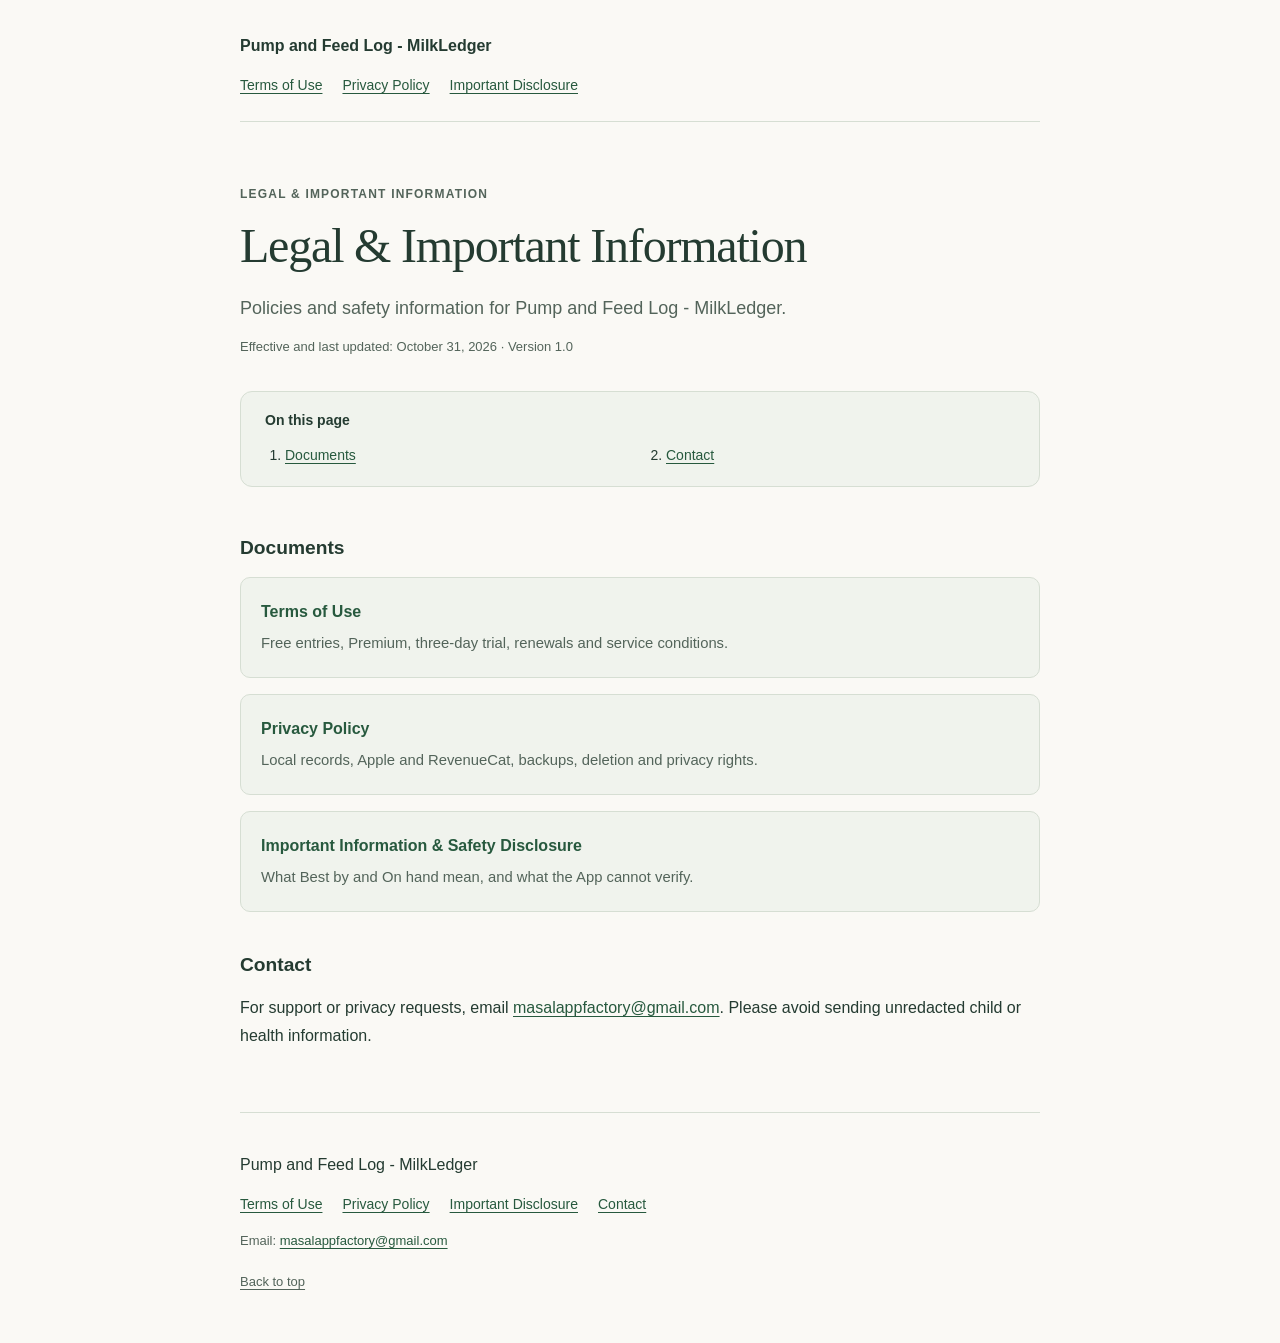
<file: index.html>
<!doctype html>
<html lang="en"><head><meta charset="utf-8"><meta name="viewport" content="width=device-width, initial-scale=1">
<meta name="referrer" content="no-referrer"><meta http-equiv="Content-Security-Policy" content="default-src 'none'; style-src 'self'; base-uri 'none'; form-action 'none'">
<title>Legal &amp; Important Information | Pump and Feed Log - MilkLedger</title><meta name="description" content="Policies and safety information for Pump and Feed Log - MilkLedger.">
<link rel="canonical" href="https://masalappfactory.github.io/milkledger-legal/index.html"><link rel="stylesheet" href="styles.css"></head>
<body><a class="skip" href="#content">Skip to content</a><header><a class="brand" href="index.html">Pump and Feed Log - MilkLedger</a><nav aria-label="Legal documents"><a href="terms-of-use.html">Terms of Use</a><a href="privacy-policy.html">Privacy Policy</a><a href="disclosure.html">Important Disclosure</a></nav></header>
<main id="content"><div class="intro"><p class="eyebrow">Legal &amp; important information</p><h1>Legal &amp; Important Information</h1><p class="lede">Policies and safety information for Pump and Feed Log - MilkLedger.</p><p class="date">Effective and last updated: <time datetime="2026-10-31">October 31, 2026</time> · Version 1.0</p></div><nav class="toc" aria-label="On this page"><p>On this page</p><ol><li><a href="#documents">Documents</a></li><li><a href="#contact">Contact</a></li></ol></nav><section aria-labelledby="documents"><h2 id="documents">Documents</h2><div class="document-links"><a href="terms-of-use.html"><strong>Terms of Use</strong><span>Free entries, Premium, three-day trial, renewals and service conditions.</span></a><a href="privacy-policy.html"><strong>Privacy Policy</strong><span>Local records, Apple and RevenueCat, backups, deletion and privacy rights.</span></a><a href="disclosure.html"><strong>Important Information &amp; Safety Disclosure</strong><span>What Best by and On hand mean, and what the App cannot verify.</span></a></div></section><section aria-labelledby="contact"><h2 id="contact">Contact</h2><p>For support or privacy requests, email <a href="mailto:masalappfactory@gmail.com">masalappfactory@gmail.com</a>. Please avoid sending unredacted child or health information.</p></section></main>
<footer><p>Pump and Feed Log - MilkLedger</p><nav aria-label="Footer"><a href="terms-of-use.html">Terms of Use</a><a href="privacy-policy.html">Privacy Policy</a><a href="disclosure.html">Important Disclosure</a><a href="mailto:masalappfactory@gmail.com">Contact</a></nav><p class="small">Email: <a href="mailto:masalappfactory@gmail.com">masalappfactory@gmail.com</a></p><a class="small" href="#content">Back to top</a></footer></body></html>
</file>
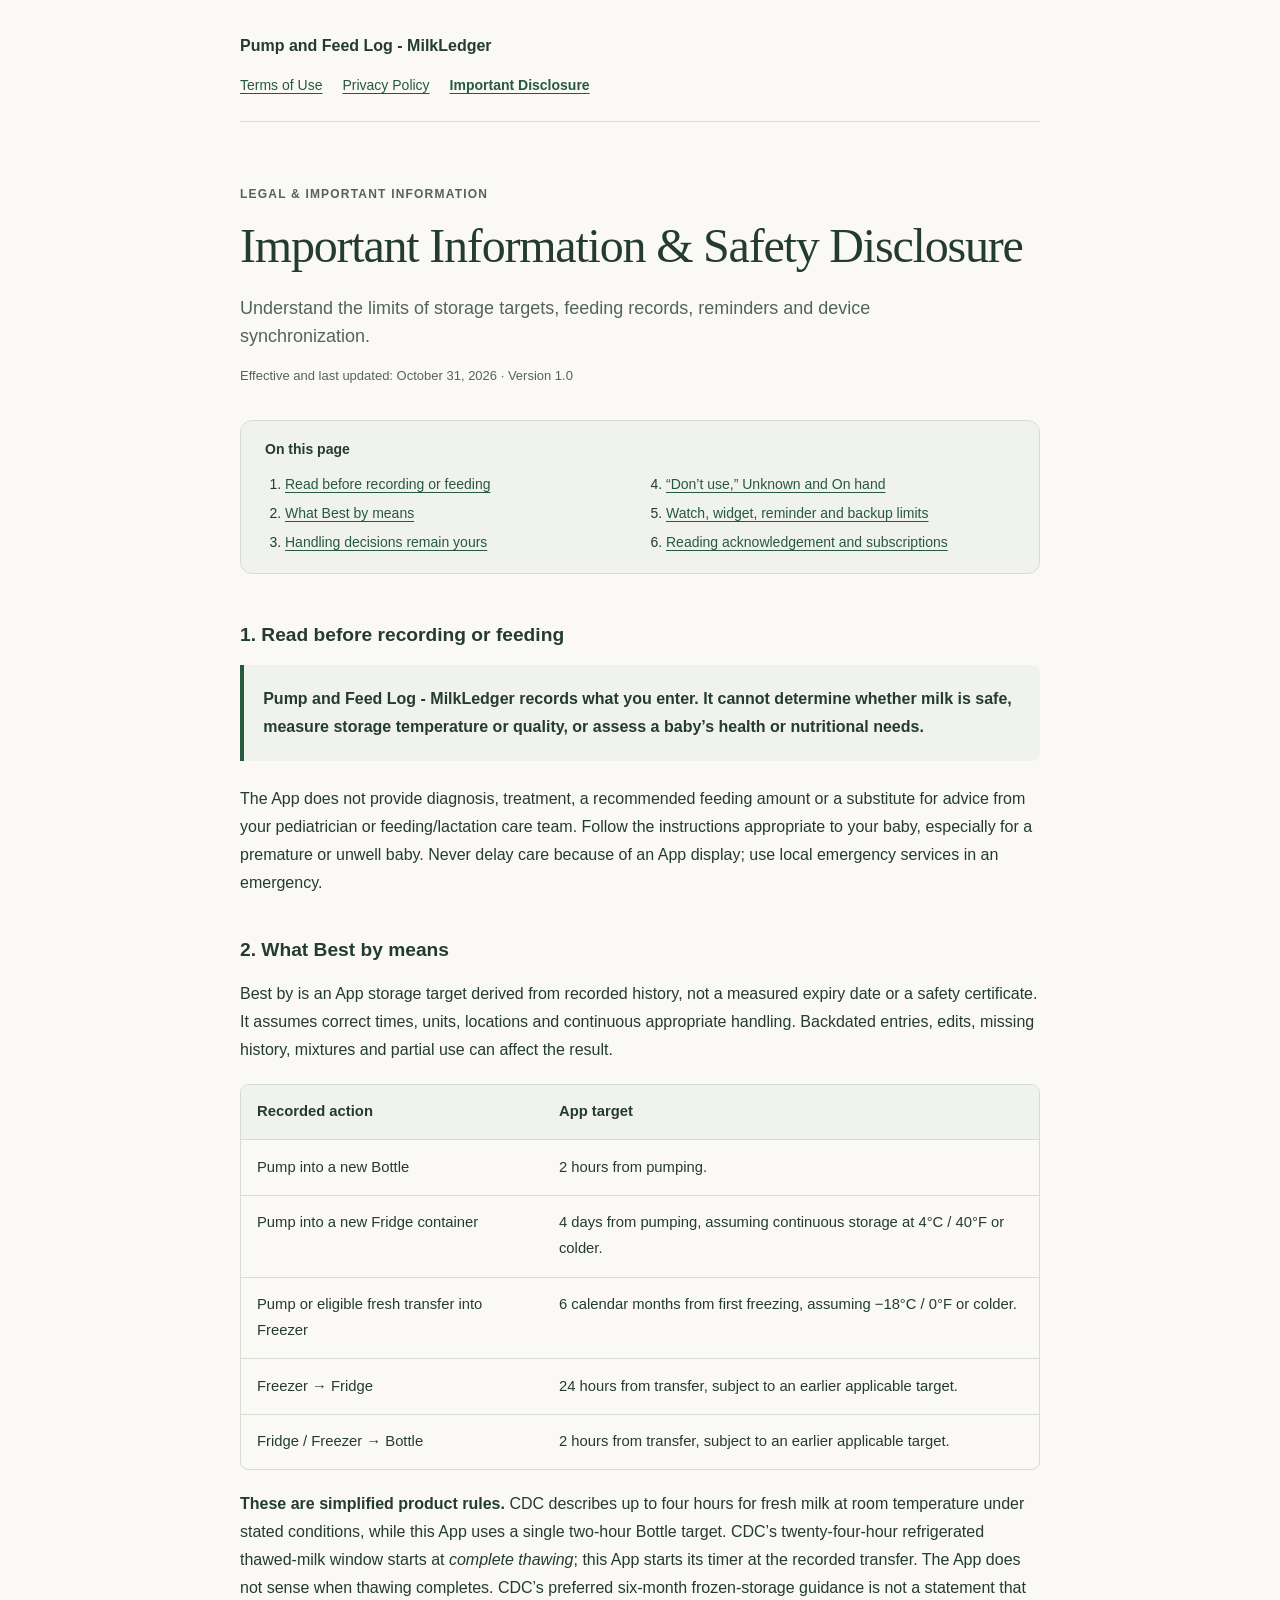
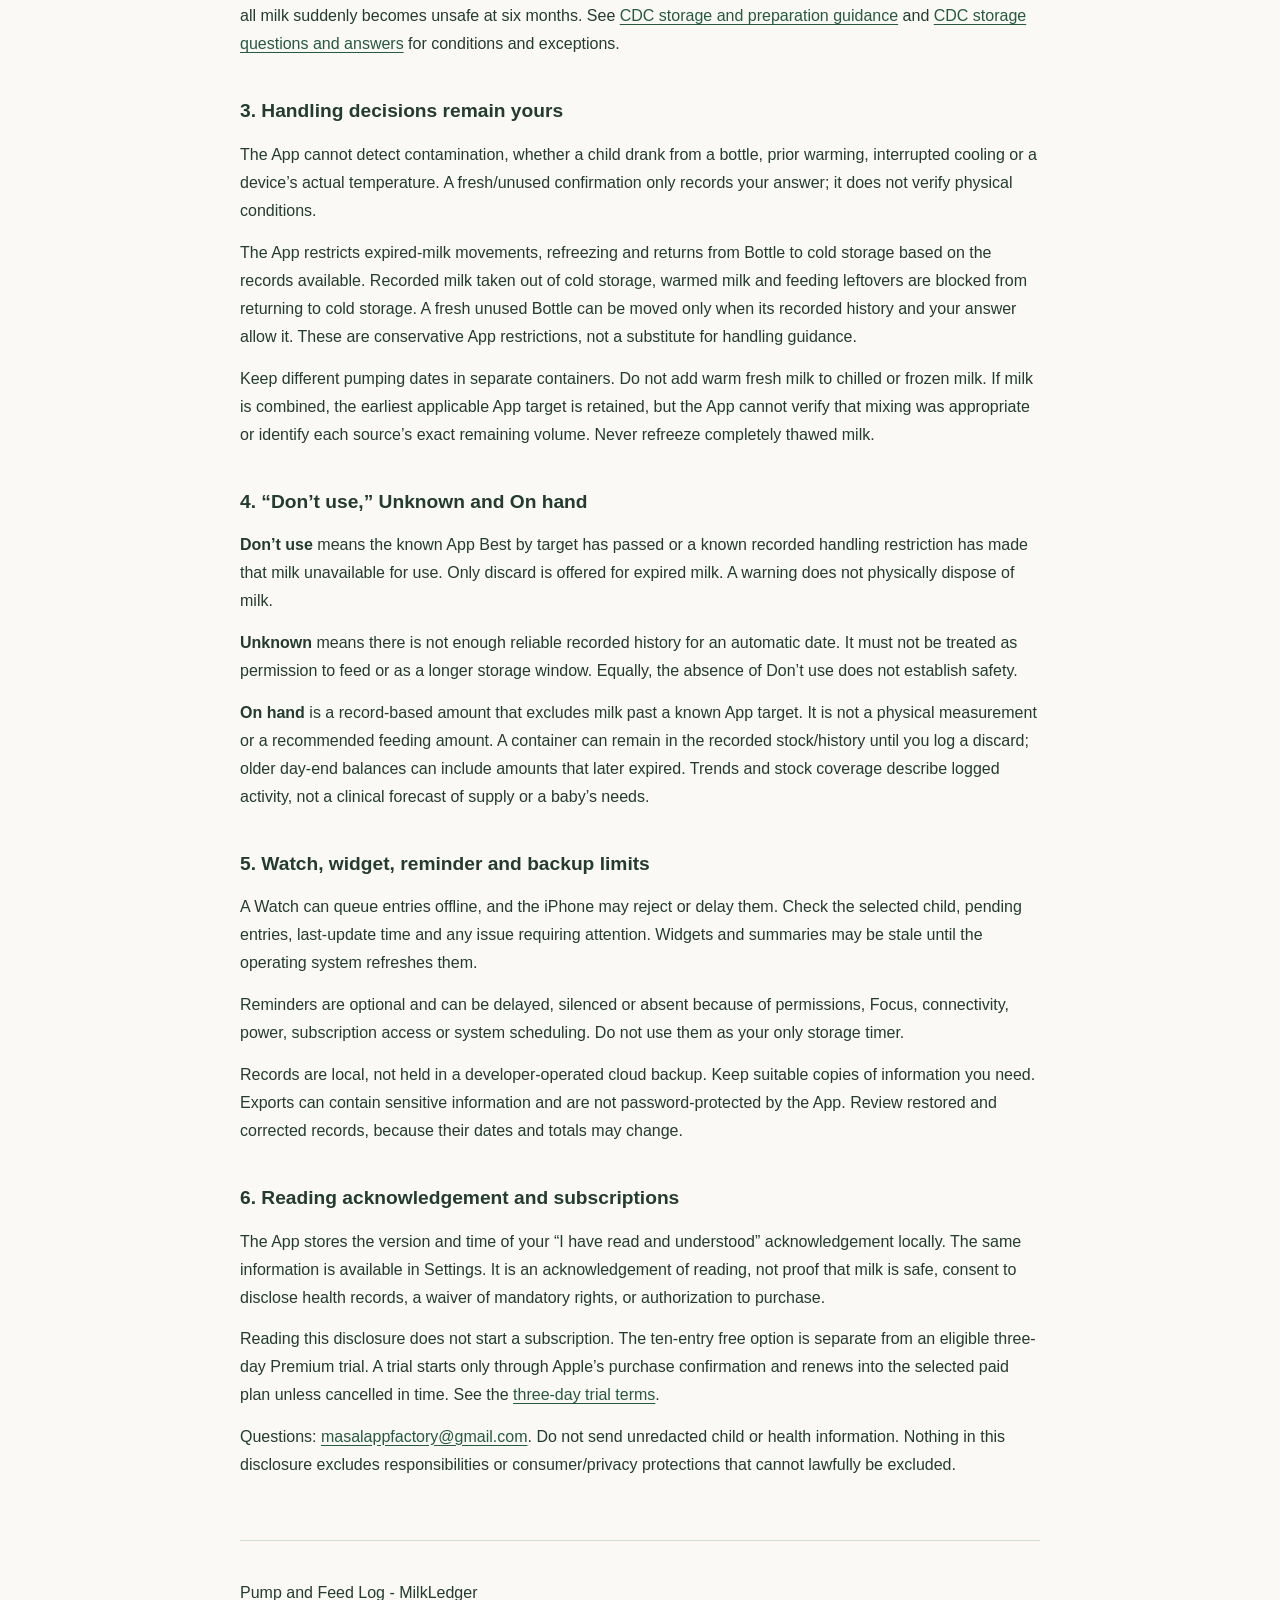
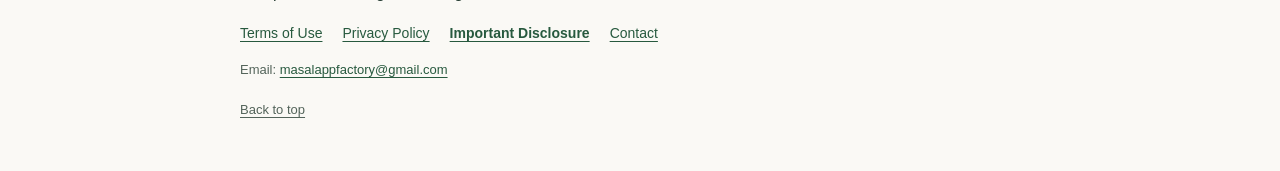
<file: disclosure.html>
<!doctype html>
<html lang="en"><head><meta charset="utf-8"><meta name="viewport" content="width=device-width, initial-scale=1">
<meta name="referrer" content="no-referrer"><meta http-equiv="Content-Security-Policy" content="default-src 'none'; style-src 'self'; base-uri 'none'; form-action 'none'">
<title>Important Information &amp; Safety Disclosure | Pump and Feed Log - MilkLedger</title><meta name="description" content="Understand the limits of storage targets, feeding records, reminders and device synchronization.">
<link rel="canonical" href="https://masalappfactory.github.io/milkledger-legal/disclosure.html"><link rel="stylesheet" href="styles.css"></head>
<body><a class="skip" href="#content">Skip to content</a><header><a class="brand" href="index.html">Pump and Feed Log - MilkLedger</a><nav aria-label="Legal documents"><a href="terms-of-use.html">Terms of Use</a><a href="privacy-policy.html">Privacy Policy</a><a href="disclosure.html" aria-current="page">Important Disclosure</a></nav></header>
<main id="content"><div class="intro"><p class="eyebrow">Legal &amp; important information</p><h1>Important Information &amp; Safety Disclosure</h1><p class="lede">Understand the limits of storage targets, feeding records, reminders and device synchronization.</p><p class="date">Effective and last updated: <time datetime="2026-10-31">October 31, 2026</time> · Version 1.0</p></div><nav class="toc" aria-label="On this page"><p>On this page</p><ol><li><a href="#purpose">Read before recording or feeding</a></li><li><a href="#targets">What Best by means</a></li><li><a href="#handling">Handling decisions remain yours</a></li><li><a href="#status">“Don’t use,” Unknown and On hand</a></li><li><a href="#devices">Watch, widget, reminder and backup limits</a></li><li><a href="#acknowledgement">Reading acknowledgement and subscriptions</a></li></ol></nav><section aria-labelledby="purpose"><h2 id="purpose">1. Read before recording or feeding</h2>
<div class="notice"><p><strong>Pump and Feed Log - MilkLedger records what you enter. It cannot determine whether milk is safe, measure storage temperature or quality, or assess a baby’s health or nutritional needs.</strong></p></div>
<p>The App does not provide diagnosis, treatment, a recommended feeding amount or a substitute for advice from your pediatrician or feeding/lactation care team. Follow the instructions appropriate to your baby, especially for a premature or unwell baby. Never delay care because of an App display; use local emergency services in an emergency.</p>
</section><section aria-labelledby="targets"><h2 id="targets">2. What Best by means</h2>
<p>Best by is an App storage target derived from recorded history, not a measured expiry date or a safety certificate. It assumes correct times, units, locations and continuous appropriate handling. Backdated entries, edits, missing history, mixtures and partial use can affect the result.</p>
<div class="table-wrap" tabindex="0" aria-label="App storage targets"><table><thead><tr><th scope="col">Recorded action</th><th scope="col">App target</th></tr></thead><tbody>
<tr><td>Pump into a new Bottle</td><td>2 hours from pumping.</td></tr>
<tr><td>Pump into a new Fridge container</td><td>4 days from pumping, assuming continuous storage at 4°C / 40°F or colder.</td></tr>
<tr><td>Pump or eligible fresh transfer into Freezer</td><td>6 calendar months from first freezing, assuming −18°C / 0°F or colder.</td></tr>
<tr><td>Freezer → Fridge</td><td>24 hours from transfer, subject to an earlier applicable target.</td></tr>
<tr><td>Fridge / Freezer → Bottle</td><td>2 hours from transfer, subject to an earlier applicable target.</td></tr>
</tbody></table></div>
<p><strong>These are simplified product rules.</strong> CDC describes up to four hours for fresh milk at room temperature under stated conditions, while this App uses a single two-hour Bottle target. CDC’s twenty-four-hour refrigerated thawed-milk window starts at <em>complete thawing</em>; this App starts its timer at the recorded transfer. The App does not sense when thawing completes. CDC’s preferred six-month frozen-storage guidance is not a statement that all milk suddenly becomes unsafe at six months. See <a href="https://www.cdc.gov/breastfeeding/breast-milk-preparation-and-storage/handling-breastmilk.html">CDC storage and preparation guidance</a> and <a href="https://www.cdc.gov/breastfeeding/php/guidelines-recommendations/faqs.html">CDC storage questions and answers</a> for conditions and exceptions.</p>
</section><section aria-labelledby="handling"><h2 id="handling">3. Handling decisions remain yours</h2>
<p>The App cannot detect contamination, whether a child drank from a bottle, prior warming, interrupted cooling or a device’s actual temperature. A fresh/unused confirmation only records your answer; it does not verify physical conditions.</p>
<p>The App restricts expired-milk movements, refreezing and returns from Bottle to cold storage based on the records available. Recorded milk taken out of cold storage, warmed milk and feeding leftovers are blocked from returning to cold storage. A fresh unused Bottle can be moved only when its recorded history and your answer allow it. These are conservative App restrictions, not a substitute for handling guidance.</p>
<p>Keep different pumping dates in separate containers. Do not add warm fresh milk to chilled or frozen milk. If milk is combined, the earliest applicable App target is retained, but the App cannot verify that mixing was appropriate or identify each source’s exact remaining volume. Never refreeze completely thawed milk.</p>
</section><section aria-labelledby="status"><h2 id="status">4. “Don’t use,” Unknown and On hand</h2>
<p><strong>Don’t use</strong> means the known App Best by target has passed or a known recorded handling restriction has made that milk unavailable for use. Only discard is offered for expired milk. A warning does not physically dispose of milk.</p>
<p><strong>Unknown</strong> means there is not enough reliable recorded history for an automatic date. It must not be treated as permission to feed or as a longer storage window. Equally, the absence of Don’t use does not establish safety.</p>
<p><strong>On hand</strong> is a record-based amount that excludes milk past a known App target. It is not a physical measurement or a recommended feeding amount. A container can remain in the recorded stock/history until you log a discard; older day-end balances can include amounts that later expired. Trends and stock coverage describe logged activity, not a clinical forecast of supply or a baby’s needs.</p>
</section><section aria-labelledby="devices"><h2 id="devices">5. Watch, widget, reminder and backup limits</h2>
<p>A Watch can queue entries offline, and the iPhone may reject or delay them. Check the selected child, pending entries, last-update time and any issue requiring attention. Widgets and summaries may be stale until the operating system refreshes them.</p>
<p>Reminders are optional and can be delayed, silenced or absent because of permissions, Focus, connectivity, power, subscription access or system scheduling. Do not use them as your only storage timer.</p>
<p>Records are local, not held in a developer-operated cloud backup. Keep suitable copies of information you need. Exports can contain sensitive information and are not password-protected by the App. Review restored and corrected records, because their dates and totals may change.</p>
</section><section aria-labelledby="acknowledgement"><h2 id="acknowledgement">6. Reading acknowledgement and subscriptions</h2>
<p>The App stores the version and time of your “I have read and understood” acknowledgement locally. The same information is available in Settings. It is an acknowledgement of reading, not proof that milk is safe, consent to disclose health records, a waiver of mandatory rights, or authorization to purchase.</p>
<p>Reading this disclosure does not start a subscription. The ten-entry free option is separate from an eligible three-day Premium trial. A trial starts only through Apple’s purchase confirmation and renews into the selected paid plan unless cancelled in time. See the <a href="terms-of-use.html#trial">three-day trial terms</a>.</p>
<p>Questions: <a href="mailto:masalappfactory@gmail.com">masalappfactory@gmail.com</a>. Do not send unredacted child or health information. Nothing in this disclosure excludes responsibilities or consumer/privacy protections that cannot lawfully be excluded.</p>
</section></main>
<footer><p>Pump and Feed Log - MilkLedger</p><nav aria-label="Footer"><a href="terms-of-use.html">Terms of Use</a><a href="privacy-policy.html">Privacy Policy</a><a href="disclosure.html" aria-current="page">Important Disclosure</a><a href="mailto:masalappfactory@gmail.com">Contact</a></nav><p class="small">Email: <a href="mailto:masalappfactory@gmail.com">masalappfactory@gmail.com</a></p><a class="small" href="#content">Back to top</a></footer></body></html>
</file>
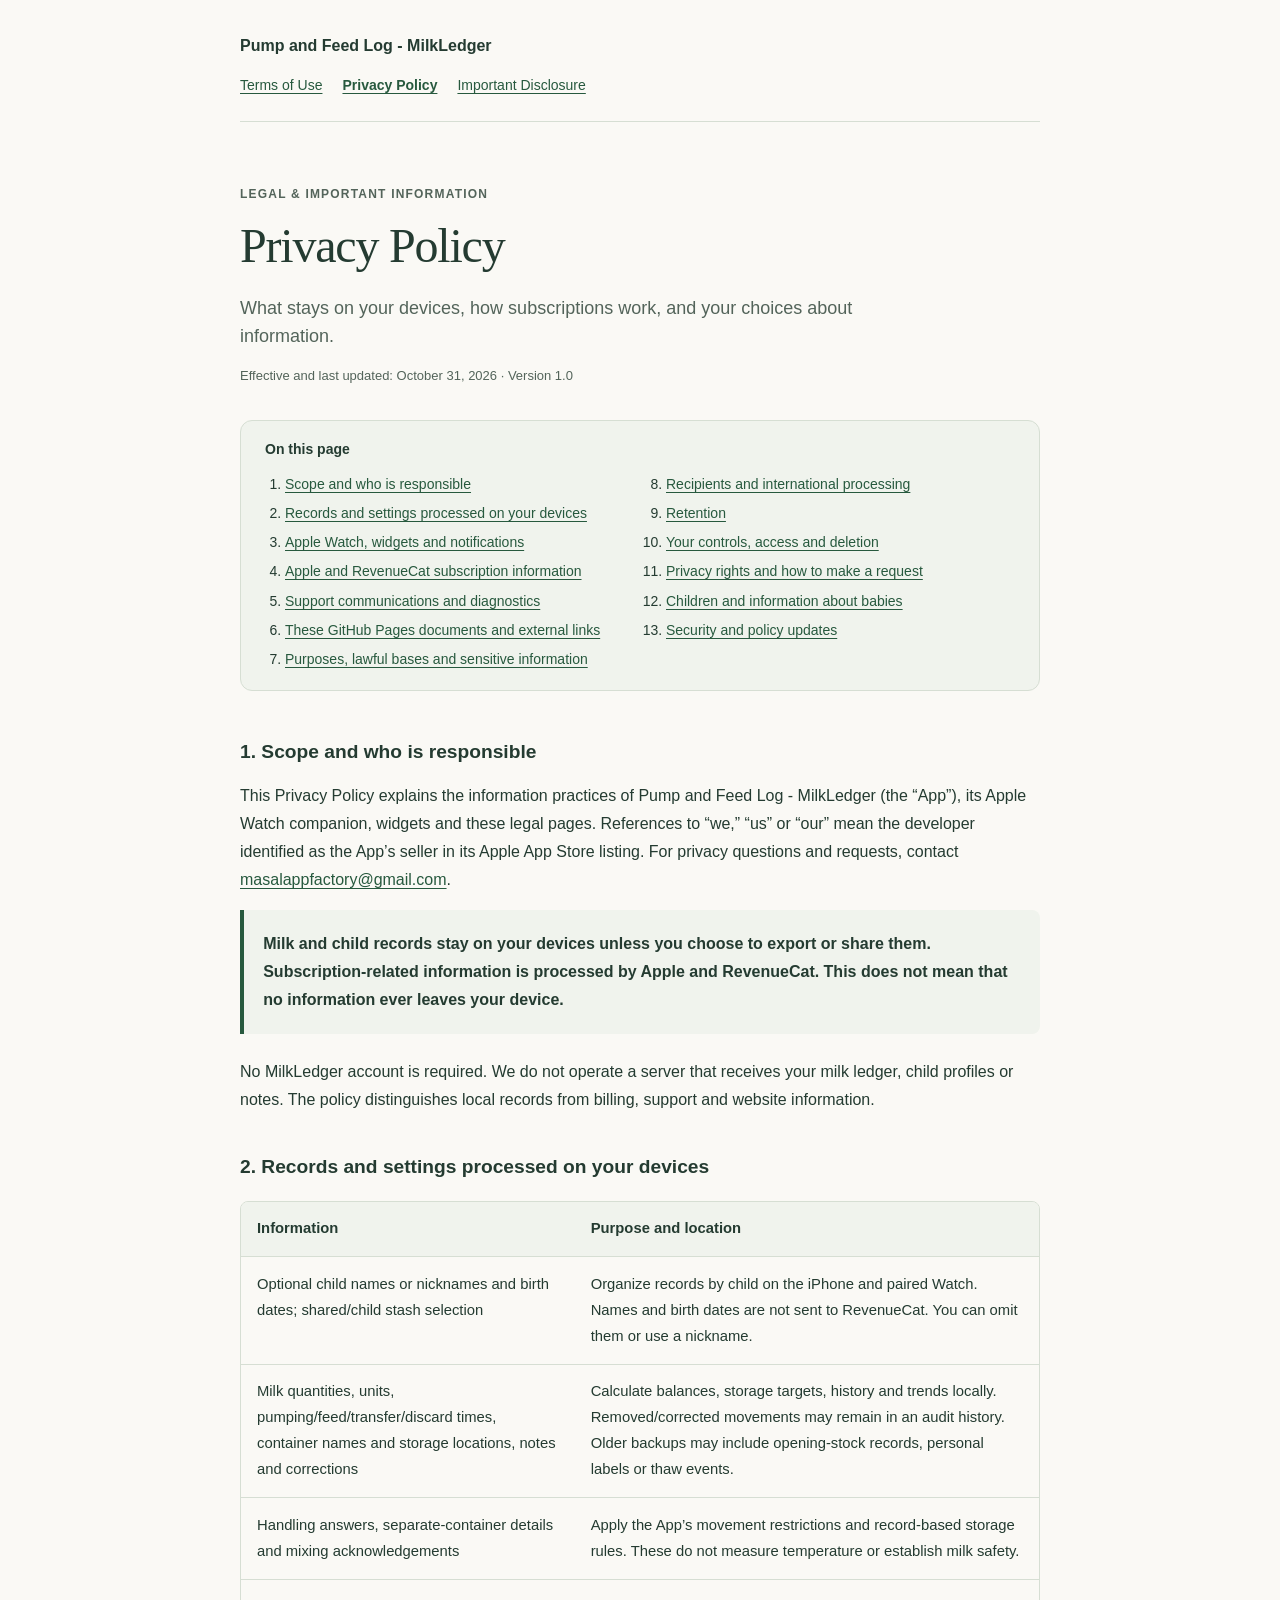
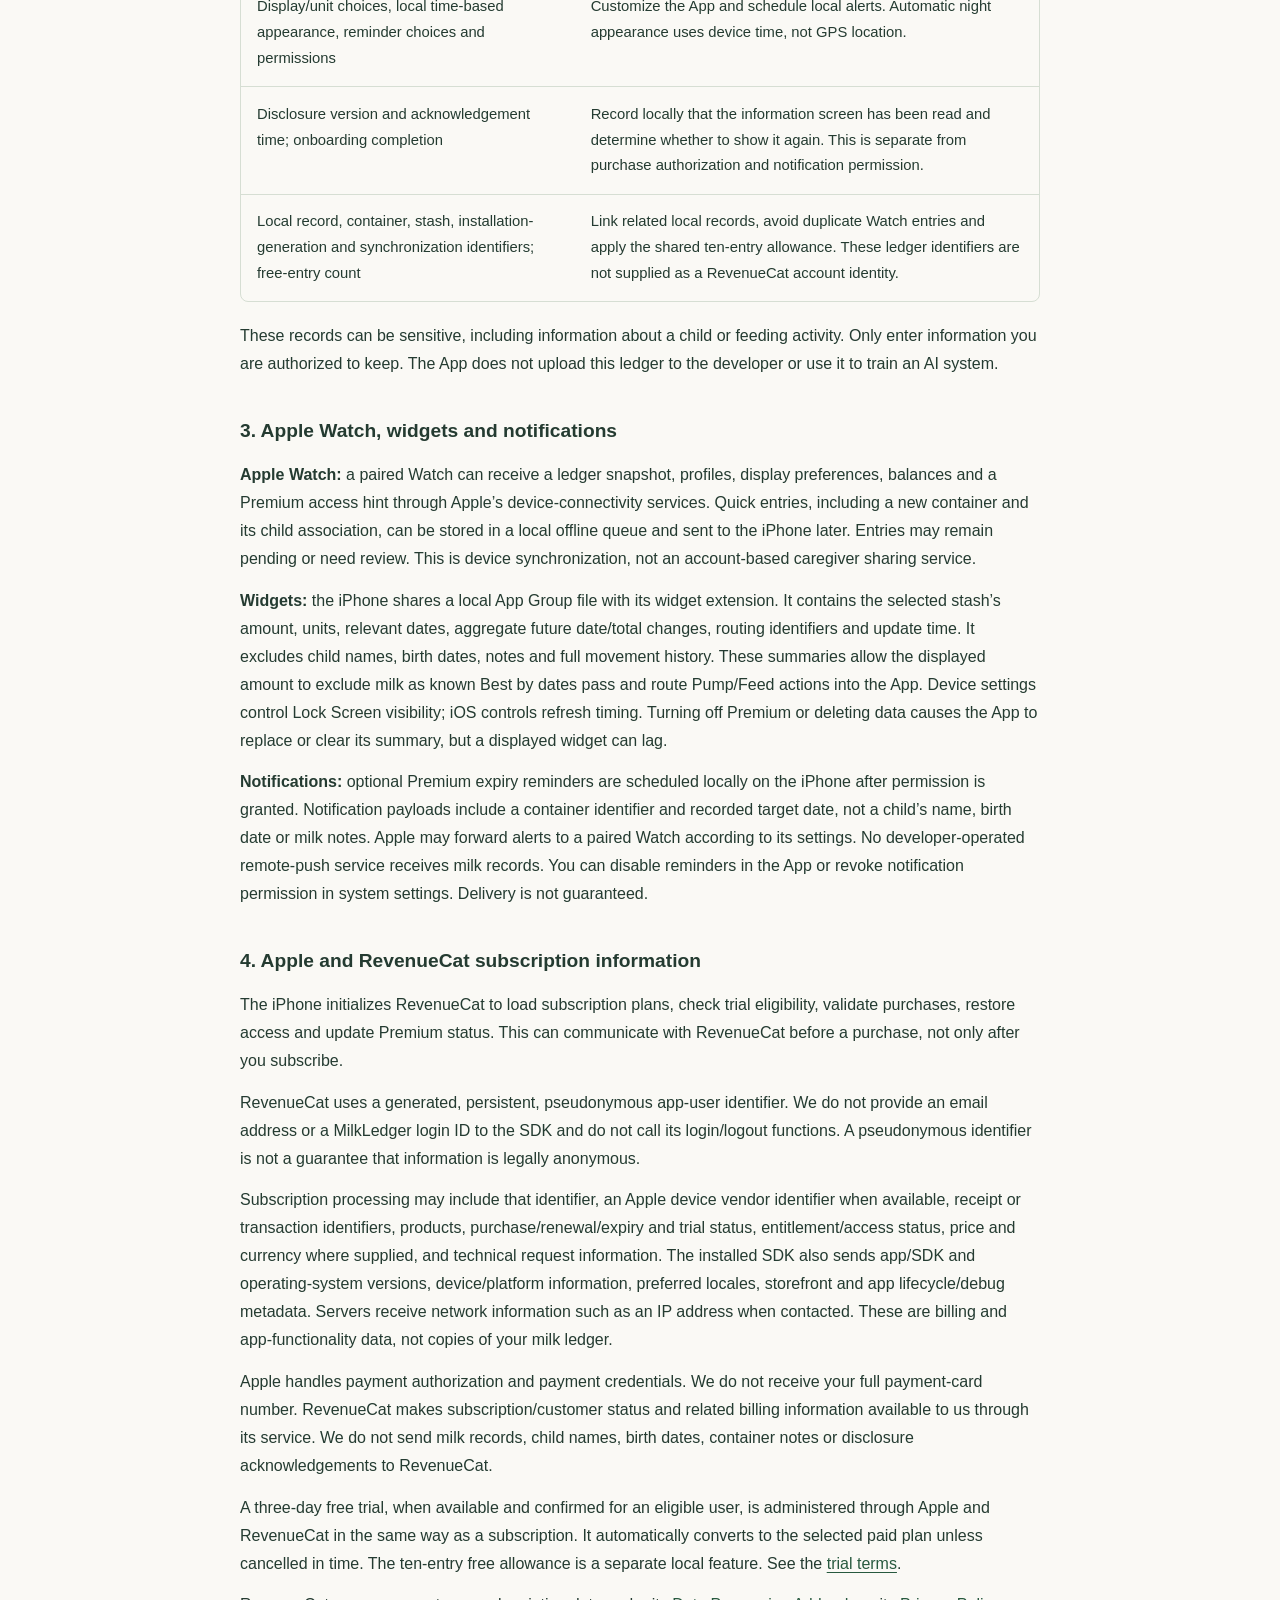
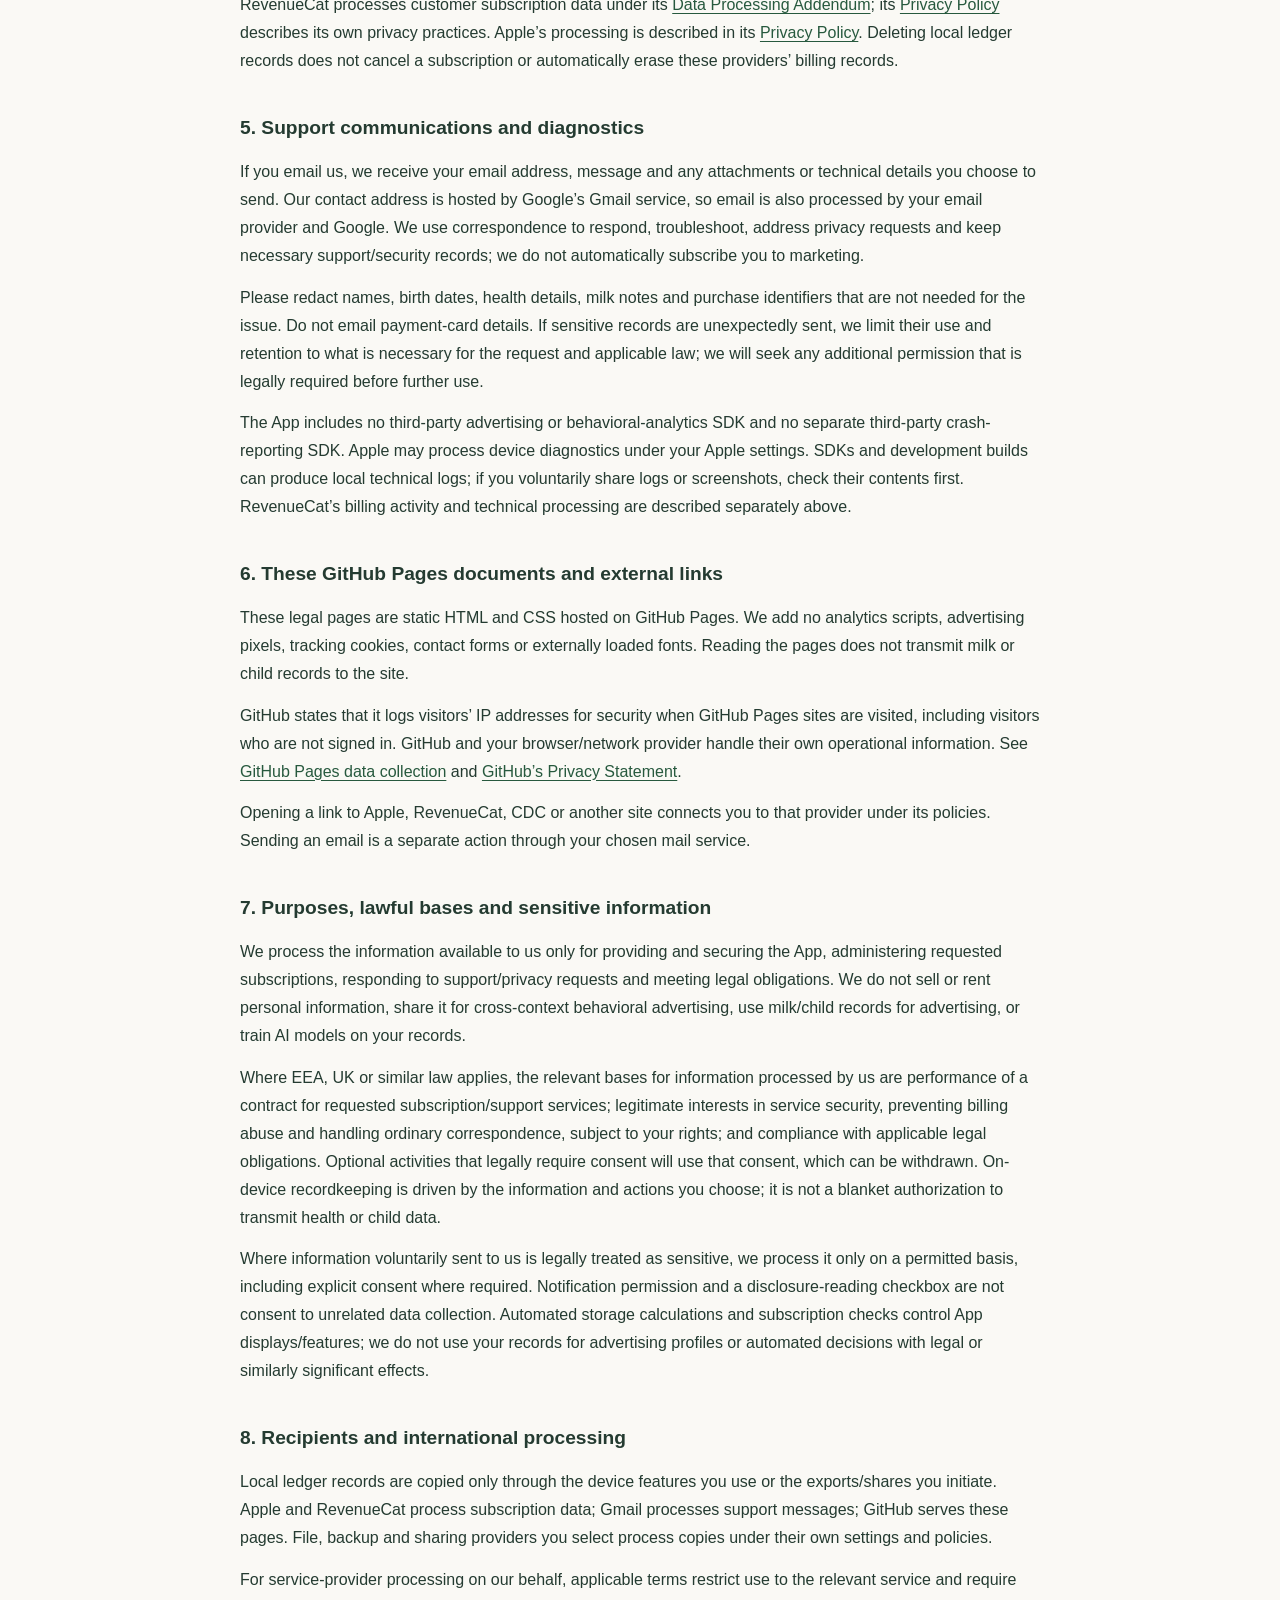
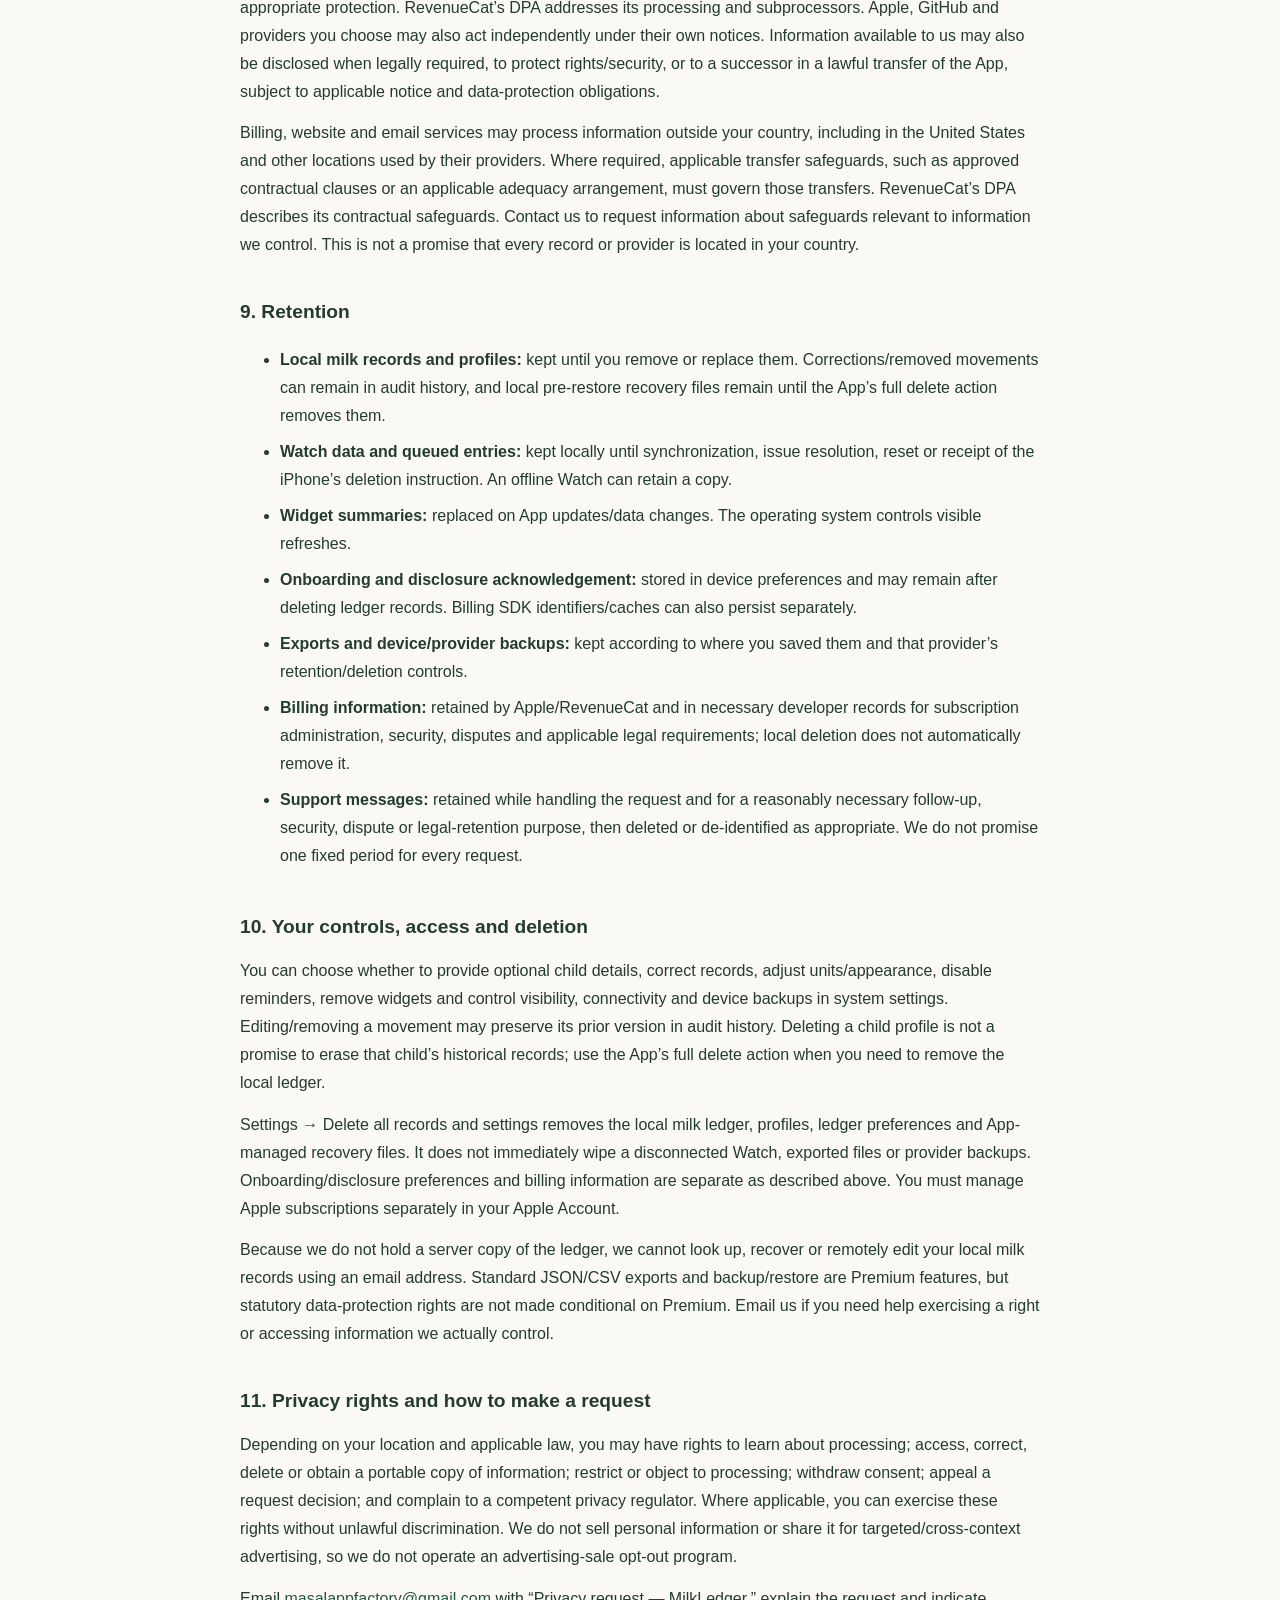
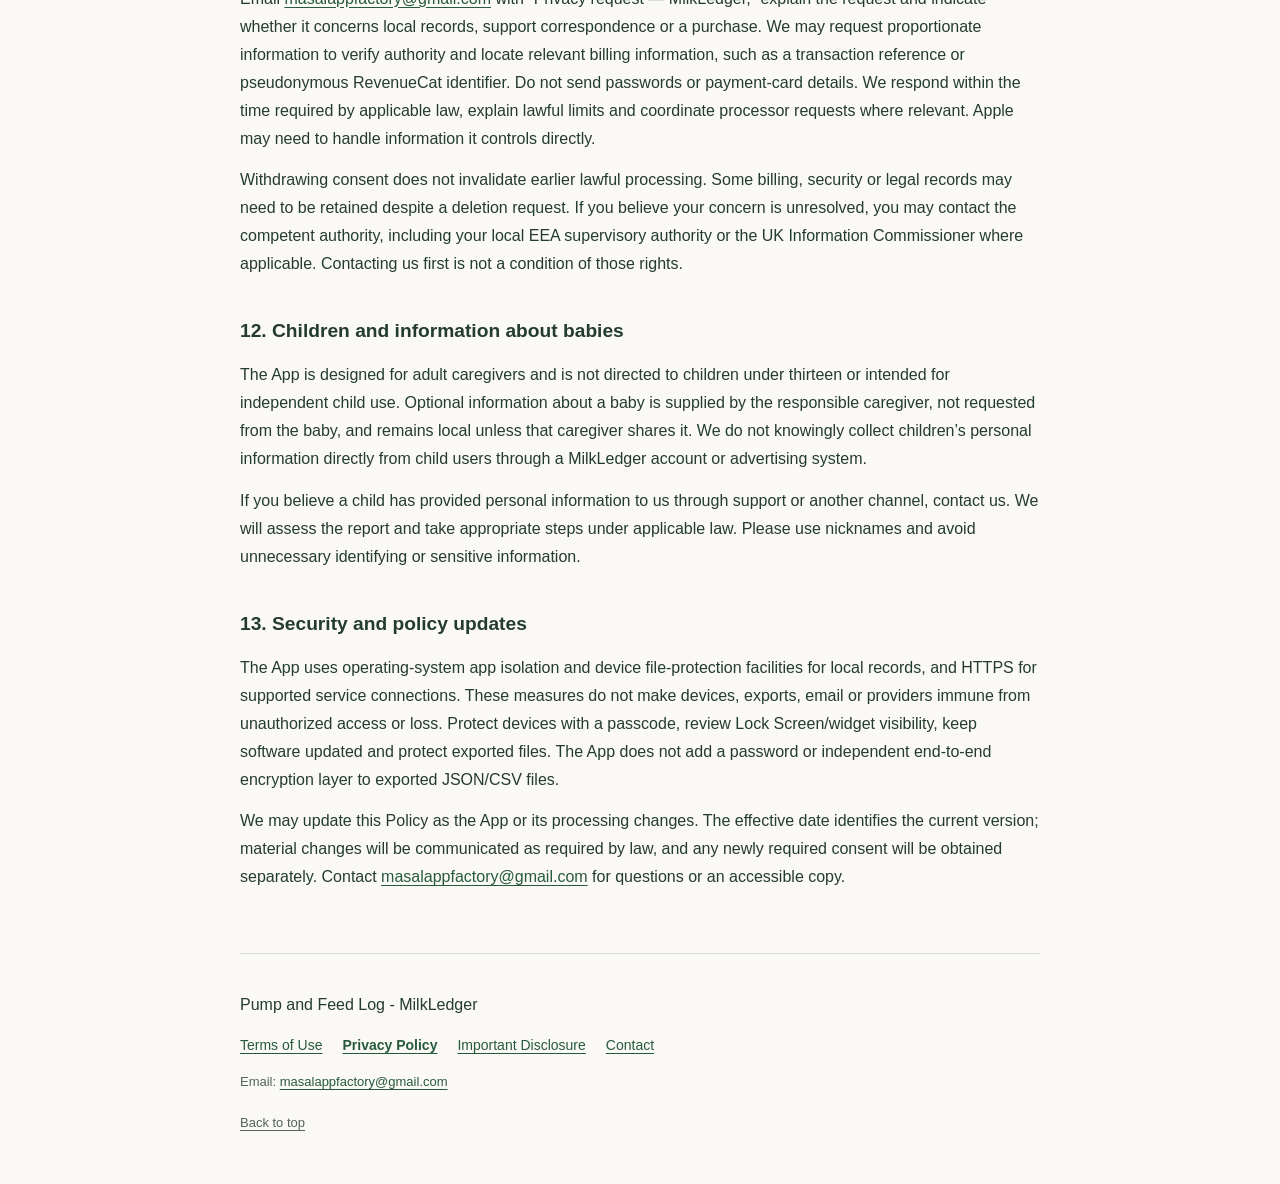
<file: privacy-policy.html>
<!doctype html>
<html lang="en"><head><meta charset="utf-8"><meta name="viewport" content="width=device-width, initial-scale=1">
<meta name="referrer" content="no-referrer"><meta http-equiv="Content-Security-Policy" content="default-src 'none'; style-src 'self'; base-uri 'none'; form-action 'none'">
<title>Privacy Policy | Pump and Feed Log - MilkLedger</title><meta name="description" content="What stays on your devices, how subscriptions work, and your choices about information.">
<link rel="canonical" href="https://masalappfactory.github.io/milkledger-legal/privacy-policy.html"><link rel="stylesheet" href="styles.css"></head>
<body><a class="skip" href="#content">Skip to content</a><header><a class="brand" href="index.html">Pump and Feed Log - MilkLedger</a><nav aria-label="Legal documents"><a href="terms-of-use.html">Terms of Use</a><a href="privacy-policy.html" aria-current="page">Privacy Policy</a><a href="disclosure.html">Important Disclosure</a></nav></header>
<main id="content"><div class="intro"><p class="eyebrow">Legal &amp; important information</p><h1>Privacy Policy</h1><p class="lede">What stays on your devices, how subscriptions work, and your choices about information.</p><p class="date">Effective and last updated: <time datetime="2026-10-31">October 31, 2026</time> · Version 1.0</p></div><nav class="toc" aria-label="On this page"><p>On this page</p><ol><li><a href="#scope">Scope and who is responsible</a></li><li><a href="#local">Records and settings processed on your devices</a></li><li><a href="#watch">Apple Watch, widgets and notifications</a></li><li><a href="#billing">Apple and RevenueCat subscription information</a></li><li><a href="#support">Support communications and diagnostics</a></li><li><a href="#website">These GitHub Pages documents and external links</a></li><li><a href="#purposes">Purposes, lawful bases and sensitive information</a></li><li><a href="#sharing">Recipients and international processing</a></li><li><a href="#retention">Retention</a></li><li><a href="#controls">Your controls, access and deletion</a></li><li><a href="#rights">Privacy rights and how to make a request</a></li><li><a href="#children">Children and information about babies</a></li><li><a href="#security">Security and policy updates</a></li></ol></nav><section aria-labelledby="scope"><h2 id="scope">1. Scope and who is responsible</h2>
<p>This Privacy Policy explains the information practices of Pump and Feed Log - MilkLedger (the “App”), its Apple Watch companion, widgets and these legal pages. References to “we,” “us” or “our” mean the developer identified as the App’s seller in its Apple App Store listing. For privacy questions and requests, contact <a href="mailto:masalappfactory@gmail.com">masalappfactory@gmail.com</a>.</p>
<div class="notice"><p><strong>Milk and child records stay on your devices unless you choose to export or share them. Subscription-related information is processed by Apple and RevenueCat. This does not mean that no information ever leaves your device.</strong></p></div>
<p>No MilkLedger account is required. We do not operate a server that receives your milk ledger, child profiles or notes. The policy distinguishes local records from billing, support and website information.</p>
</section><section aria-labelledby="local"><h2 id="local">2. Records and settings processed on your devices</h2>
<div class="table-wrap" tabindex="0" aria-label="Local information categories"><table><thead><tr><th scope="col">Information</th><th scope="col">Purpose and location</th></tr></thead><tbody>
<tr><td>Optional child names or nicknames and birth dates; shared/child stash selection</td><td>Organize records by child on the iPhone and paired Watch. Names and birth dates are not sent to RevenueCat. You can omit them or use a nickname.</td></tr>
<tr><td>Milk quantities, units, pumping/feed/transfer/discard times, container names and storage locations, notes and corrections</td><td>Calculate balances, storage targets, history and trends locally. Removed/corrected movements may remain in an audit history. Older backups may include opening-stock records, personal labels or thaw events.</td></tr>
<tr><td>Handling answers, separate-container details and mixing acknowledgements</td><td>Apply the App’s movement restrictions and record-based storage rules. These do not measure temperature or establish milk safety.</td></tr>
<tr><td>Display/unit choices, local time-based appearance, reminder choices and permissions</td><td>Customize the App and schedule local alerts. Automatic night appearance uses device time, not GPS location.</td></tr>
<tr><td>Disclosure version and acknowledgement time; onboarding completion</td><td>Record locally that the information screen has been read and determine whether to show it again. This is separate from purchase authorization and notification permission.</td></tr>
<tr><td>Local record, container, stash, installation-generation and synchronization identifiers; free-entry count</td><td>Link related local records, avoid duplicate Watch entries and apply the shared ten-entry allowance. These ledger identifiers are not supplied as a RevenueCat account identity.</td></tr>
</tbody></table></div>
<p>These records can be sensitive, including information about a child or feeding activity. Only enter information you are authorized to keep. The App does not upload this ledger to the developer or use it to train an AI system.</p>
</section><section aria-labelledby="watch"><h2 id="watch">3. Apple Watch, widgets and notifications</h2>
<p><strong>Apple Watch:</strong> a paired Watch can receive a ledger snapshot, profiles, display preferences, balances and a Premium access hint through Apple’s device-connectivity services. Quick entries, including a new container and its child association, can be stored in a local offline queue and sent to the iPhone later. Entries may remain pending or need review. This is device synchronization, not an account-based caregiver sharing service.</p>
<p><strong>Widgets:</strong> the iPhone shares a local App Group file with its widget extension. It contains the selected stash’s amount, units, relevant dates, aggregate future date/total changes, routing identifiers and update time. It excludes child names, birth dates, notes and full movement history. These summaries allow the displayed amount to exclude milk as known Best by dates pass and route Pump/Feed actions into the App. Device settings control Lock Screen visibility; iOS controls refresh timing. Turning off Premium or deleting data causes the App to replace or clear its summary, but a displayed widget can lag.</p>
<p><strong>Notifications:</strong> optional Premium expiry reminders are scheduled locally on the iPhone after permission is granted. Notification payloads include a container identifier and recorded target date, not a child’s name, birth date or milk notes. Apple may forward alerts to a paired Watch according to its settings. No developer-operated remote-push service receives milk records. You can disable reminders in the App or revoke notification permission in system settings. Delivery is not guaranteed.</p>
</section><section aria-labelledby="billing"><h2 id="billing">4. Apple and RevenueCat subscription information</h2>
<p>The iPhone initializes RevenueCat to load subscription plans, check trial eligibility, validate purchases, restore access and update Premium status. This can communicate with RevenueCat before a purchase, not only after you subscribe.</p>
<p>RevenueCat uses a generated, persistent, pseudonymous app-user identifier. We do not provide an email address or a MilkLedger login ID to the SDK and do not call its login/logout functions. A pseudonymous identifier is not a guarantee that information is legally anonymous.</p>
<p>Subscription processing may include that identifier, an Apple device vendor identifier when available, receipt or transaction identifiers, products, purchase/renewal/expiry and trial status, entitlement/access status, price and currency where supplied, and technical request information. The installed SDK also sends app/SDK and operating-system versions, device/platform information, preferred locales, storefront and app lifecycle/debug metadata. Servers receive network information such as an IP address when contacted. These are billing and app-functionality data, not copies of your milk ledger.</p>
<p>Apple handles payment authorization and payment credentials. We do not receive your full payment-card number. RevenueCat makes subscription/customer status and related billing information available to us through its service. We do not send milk records, child names, birth dates, container notes or disclosure acknowledgements to RevenueCat.</p>
<p>A three-day free trial, when available and confirmed for an eligible user, is administered through Apple and RevenueCat in the same way as a subscription. It automatically converts to the selected paid plan unless cancelled in time. The ten-entry free allowance is a separate local feature. See the <a href="terms-of-use.html#trial">trial terms</a>.</p>
<p>RevenueCat processes customer subscription data under its <a href="https://www.revenuecat.com/dpa/">Data Processing Addendum</a>; its <a href="https://www.revenuecat.com/privacy/">Privacy Policy</a> describes its own privacy practices. Apple’s processing is described in its <a href="https://www.apple.com/legal/privacy/">Privacy Policy</a>. Deleting local ledger records does not cancel a subscription or automatically erase these providers’ billing records.</p>
</section><section aria-labelledby="support"><h2 id="support">5. Support communications and diagnostics</h2>
<p>If you email us, we receive your email address, message and any attachments or technical details you choose to send. Our contact address is hosted by Google’s Gmail service, so email is also processed by your email provider and Google. We use correspondence to respond, troubleshoot, address privacy requests and keep necessary support/security records; we do not automatically subscribe you to marketing.</p>
<p>Please redact names, birth dates, health details, milk notes and purchase identifiers that are not needed for the issue. Do not email payment-card details. If sensitive records are unexpectedly sent, we limit their use and retention to what is necessary for the request and applicable law; we will seek any additional permission that is legally required before further use.</p>
<p>The App includes no third-party advertising or behavioral-analytics SDK and no separate third-party crash-reporting SDK. Apple may process device diagnostics under your Apple settings. SDKs and development builds can produce local technical logs; if you voluntarily share logs or screenshots, check their contents first. RevenueCat’s billing activity and technical processing are described separately above.</p>
</section><section aria-labelledby="website"><h2 id="website">6. These GitHub Pages documents and external links</h2>
<p>These legal pages are static HTML and CSS hosted on GitHub Pages. We add no analytics scripts, advertising pixels, tracking cookies, contact forms or externally loaded fonts. Reading the pages does not transmit milk or child records to the site.</p>
<p>GitHub states that it logs visitors’ IP addresses for security when GitHub Pages sites are visited, including visitors who are not signed in. GitHub and your browser/network provider handle their own operational information. See <a href="https://docs.github.com/en/pages/getting-started-with-github-pages/what-is-github-pages#data-collection">GitHub Pages data collection</a> and <a href="https://docs.github.com/en/site-policy/privacy-policies/github-general-privacy-statement">GitHub’s Privacy Statement</a>.</p>
<p>Opening a link to Apple, RevenueCat, CDC or another site connects you to that provider under its policies. Sending an email is a separate action through your chosen mail service.</p>
</section><section aria-labelledby="purposes"><h2 id="purposes">7. Purposes, lawful bases and sensitive information</h2>
<p>We process the information available to us only for providing and securing the App, administering requested subscriptions, responding to support/privacy requests and meeting legal obligations. We do not sell or rent personal information, share it for cross-context behavioral advertising, use milk/child records for advertising, or train AI models on your records.</p>
<p>Where EEA, UK or similar law applies, the relevant bases for information processed by us are performance of a contract for requested subscription/support services; legitimate interests in service security, preventing billing abuse and handling ordinary correspondence, subject to your rights; and compliance with applicable legal obligations. Optional activities that legally require consent will use that consent, which can be withdrawn. On-device recordkeeping is driven by the information and actions you choose; it is not a blanket authorization to transmit health or child data.</p>
<p>Where information voluntarily sent to us is legally treated as sensitive, we process it only on a permitted basis, including explicit consent where required. Notification permission and a disclosure-reading checkbox are not consent to unrelated data collection. Automated storage calculations and subscription checks control App displays/features; we do not use your records for advertising profiles or automated decisions with legal or similarly significant effects.</p>
</section><section aria-labelledby="sharing"><h2 id="sharing">8. Recipients and international processing</h2>
<p>Local ledger records are copied only through the device features you use or the exports/shares you initiate. Apple and RevenueCat process subscription data; Gmail processes support messages; GitHub serves these pages. File, backup and sharing providers you select process copies under their own settings and policies.</p>
<p>For service-provider processing on our behalf, applicable terms restrict use to the relevant service and require appropriate protection. RevenueCat’s DPA addresses its processing and subprocessors. Apple, GitHub and providers you choose may also act independently under their own notices. Information available to us may also be disclosed when legally required, to protect rights/security, or to a successor in a lawful transfer of the App, subject to applicable notice and data-protection obligations.</p>
<p>Billing, website and email services may process information outside your country, including in the United States and other locations used by their providers. Where required, applicable transfer safeguards, such as approved contractual clauses or an applicable adequacy arrangement, must govern those transfers. RevenueCat’s DPA describes its contractual safeguards. Contact us to request information about safeguards relevant to information we control. This is not a promise that every record or provider is located in your country.</p>
</section><section aria-labelledby="retention"><h2 id="retention">9. Retention</h2>
<ul><li><strong>Local milk records and profiles:</strong> kept until you remove or replace them. Corrections/removed movements can remain in audit history, and local pre-restore recovery files remain until the App’s full delete action removes them.</li>
<li><strong>Watch data and queued entries:</strong> kept locally until synchronization, issue resolution, reset or receipt of the iPhone’s deletion instruction. An offline Watch can retain a copy.</li>
<li><strong>Widget summaries:</strong> replaced on App updates/data changes. The operating system controls visible refreshes.</li>
<li><strong>Onboarding and disclosure acknowledgement:</strong> stored in device preferences and may remain after deleting ledger records. Billing SDK identifiers/caches can also persist separately.</li>
<li><strong>Exports and device/provider backups:</strong> kept according to where you saved them and that provider’s retention/deletion controls.</li>
<li><strong>Billing information:</strong> retained by Apple/RevenueCat and in necessary developer records for subscription administration, security, disputes and applicable legal requirements; local deletion does not automatically remove it.</li>
<li><strong>Support messages:</strong> retained while handling the request and for a reasonably necessary follow-up, security, dispute or legal-retention purpose, then deleted or de-identified as appropriate. We do not promise one fixed period for every request.</li></ul>
</section><section aria-labelledby="controls"><h2 id="controls">10. Your controls, access and deletion</h2>
<p>You can choose whether to provide optional child details, correct records, adjust units/appearance, disable reminders, remove widgets and control visibility, connectivity and device backups in system settings. Editing/removing a movement may preserve its prior version in audit history. Deleting a child profile is not a promise to erase that child’s historical records; use the App’s full delete action when you need to remove the local ledger.</p>
<p>Settings → Delete all records and settings removes the local milk ledger, profiles, ledger preferences and App-managed recovery files. It does not immediately wipe a disconnected Watch, exported files or provider backups. Onboarding/disclosure preferences and billing information are separate as described above. You must manage Apple subscriptions separately in your Apple Account.</p>
<p>Because we do not hold a server copy of the ledger, we cannot look up, recover or remotely edit your local milk records using an email address. Standard JSON/CSV exports and backup/restore are Premium features, but statutory data-protection rights are not made conditional on Premium. Email us if you need help exercising a right or accessing information we actually control.</p>
</section><section aria-labelledby="rights"><h2 id="rights">11. Privacy rights and how to make a request</h2>
<p>Depending on your location and applicable law, you may have rights to learn about processing; access, correct, delete or obtain a portable copy of information; restrict or object to processing; withdraw consent; appeal a request decision; and complain to a competent privacy regulator. Where applicable, you can exercise these rights without unlawful discrimination. We do not sell personal information or share it for targeted/cross-context advertising, so we do not operate an advertising-sale opt-out program.</p>
<p>Email <a href="mailto:masalappfactory@gmail.com">masalappfactory@gmail.com</a> with “Privacy request — MilkLedger,” explain the request and indicate whether it concerns local records, support correspondence or a purchase. We may request proportionate information to verify authority and locate relevant billing information, such as a transaction reference or pseudonymous RevenueCat identifier. Do not send passwords or payment-card details. We respond within the time required by applicable law, explain lawful limits and coordinate processor requests where relevant. Apple may need to handle information it controls directly.</p>
<p>Withdrawing consent does not invalidate earlier lawful processing. Some billing, security or legal records may need to be retained despite a deletion request. If you believe your concern is unresolved, you may contact the competent authority, including your local EEA supervisory authority or the UK Information Commissioner where applicable. Contacting us first is not a condition of those rights.</p>
</section><section aria-labelledby="children"><h2 id="children">12. Children and information about babies</h2>
<p>The App is designed for adult caregivers and is not directed to children under thirteen or intended for independent child use. Optional information about a baby is supplied by the responsible caregiver, not requested from the baby, and remains local unless that caregiver shares it. We do not knowingly collect children’s personal information directly from child users through a MilkLedger account or advertising system.</p>
<p>If you believe a child has provided personal information to us through support or another channel, contact us. We will assess the report and take appropriate steps under applicable law. Please use nicknames and avoid unnecessary identifying or sensitive information.</p>
</section><section aria-labelledby="security"><h2 id="security">13. Security and policy updates</h2>
<p>The App uses operating-system app isolation and device file-protection facilities for local records, and HTTPS for supported service connections. These measures do not make devices, exports, email or providers immune from unauthorized access or loss. Protect devices with a passcode, review Lock Screen/widget visibility, keep software updated and protect exported files. The App does not add a password or independent end-to-end encryption layer to exported JSON/CSV files.</p>
<p>We may update this Policy as the App or its processing changes. The effective date identifies the current version; material changes will be communicated as required by law, and any newly required consent will be obtained separately. Contact <a href="mailto:masalappfactory@gmail.com">masalappfactory@gmail.com</a> for questions or an accessible copy.</p>
</section></main>
<footer><p>Pump and Feed Log - MilkLedger</p><nav aria-label="Footer"><a href="terms-of-use.html">Terms of Use</a><a href="privacy-policy.html" aria-current="page">Privacy Policy</a><a href="disclosure.html">Important Disclosure</a><a href="mailto:masalappfactory@gmail.com">Contact</a></nav><p class="small">Email: <a href="mailto:masalappfactory@gmail.com">masalappfactory@gmail.com</a></p><a class="small" href="#content">Back to top</a></footer></body></html>
</file>
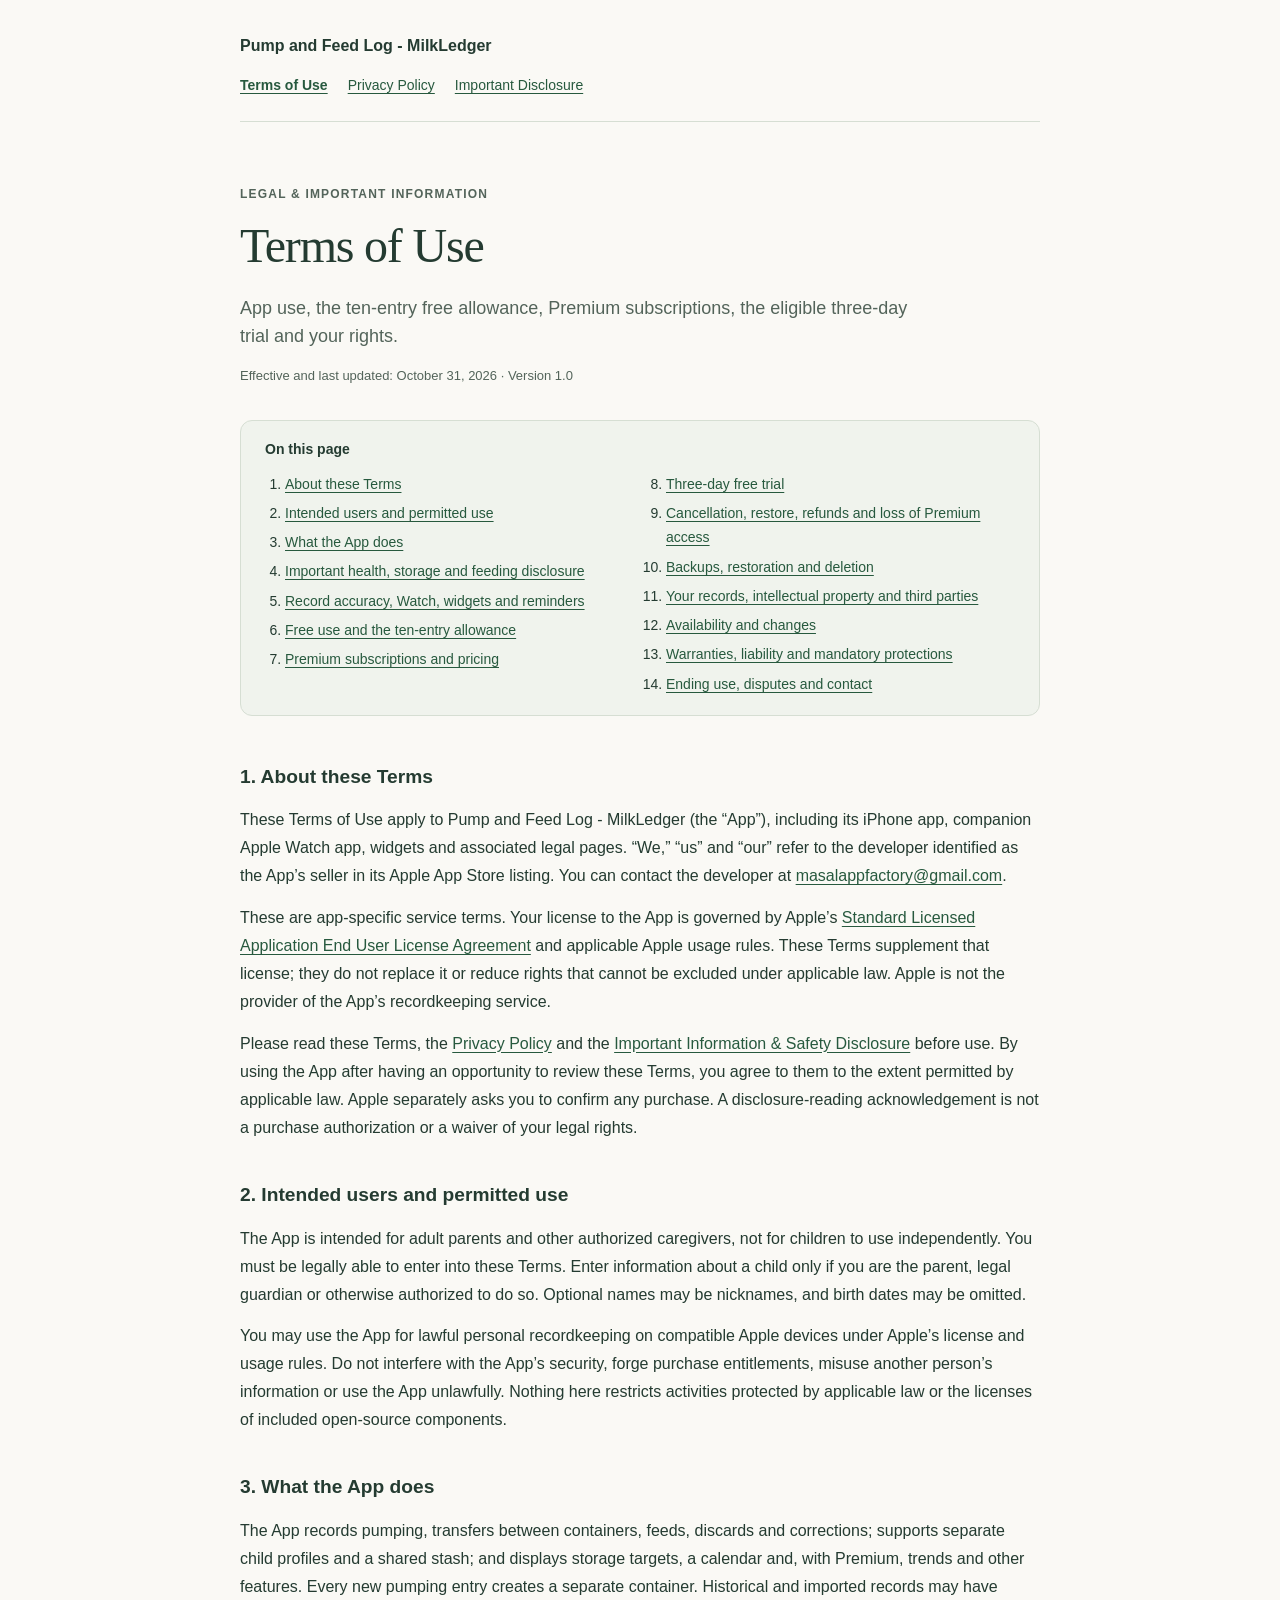
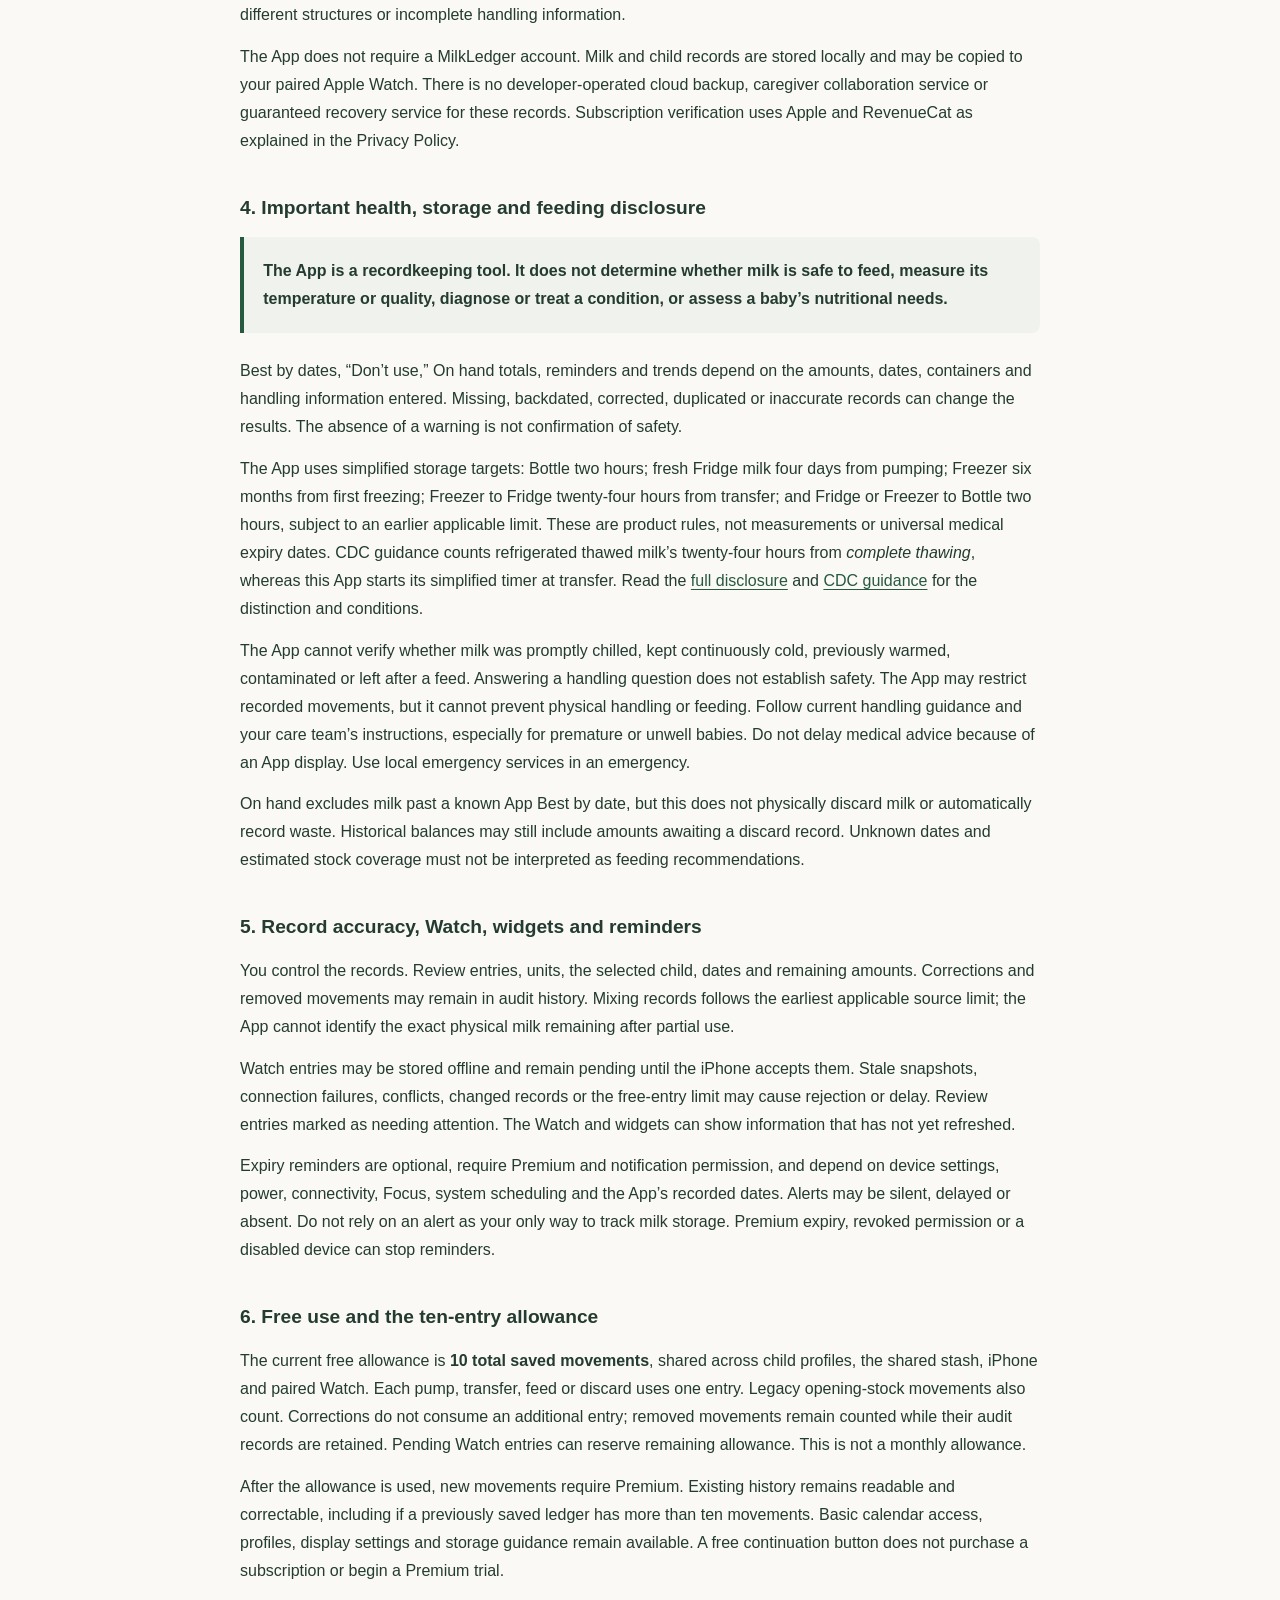
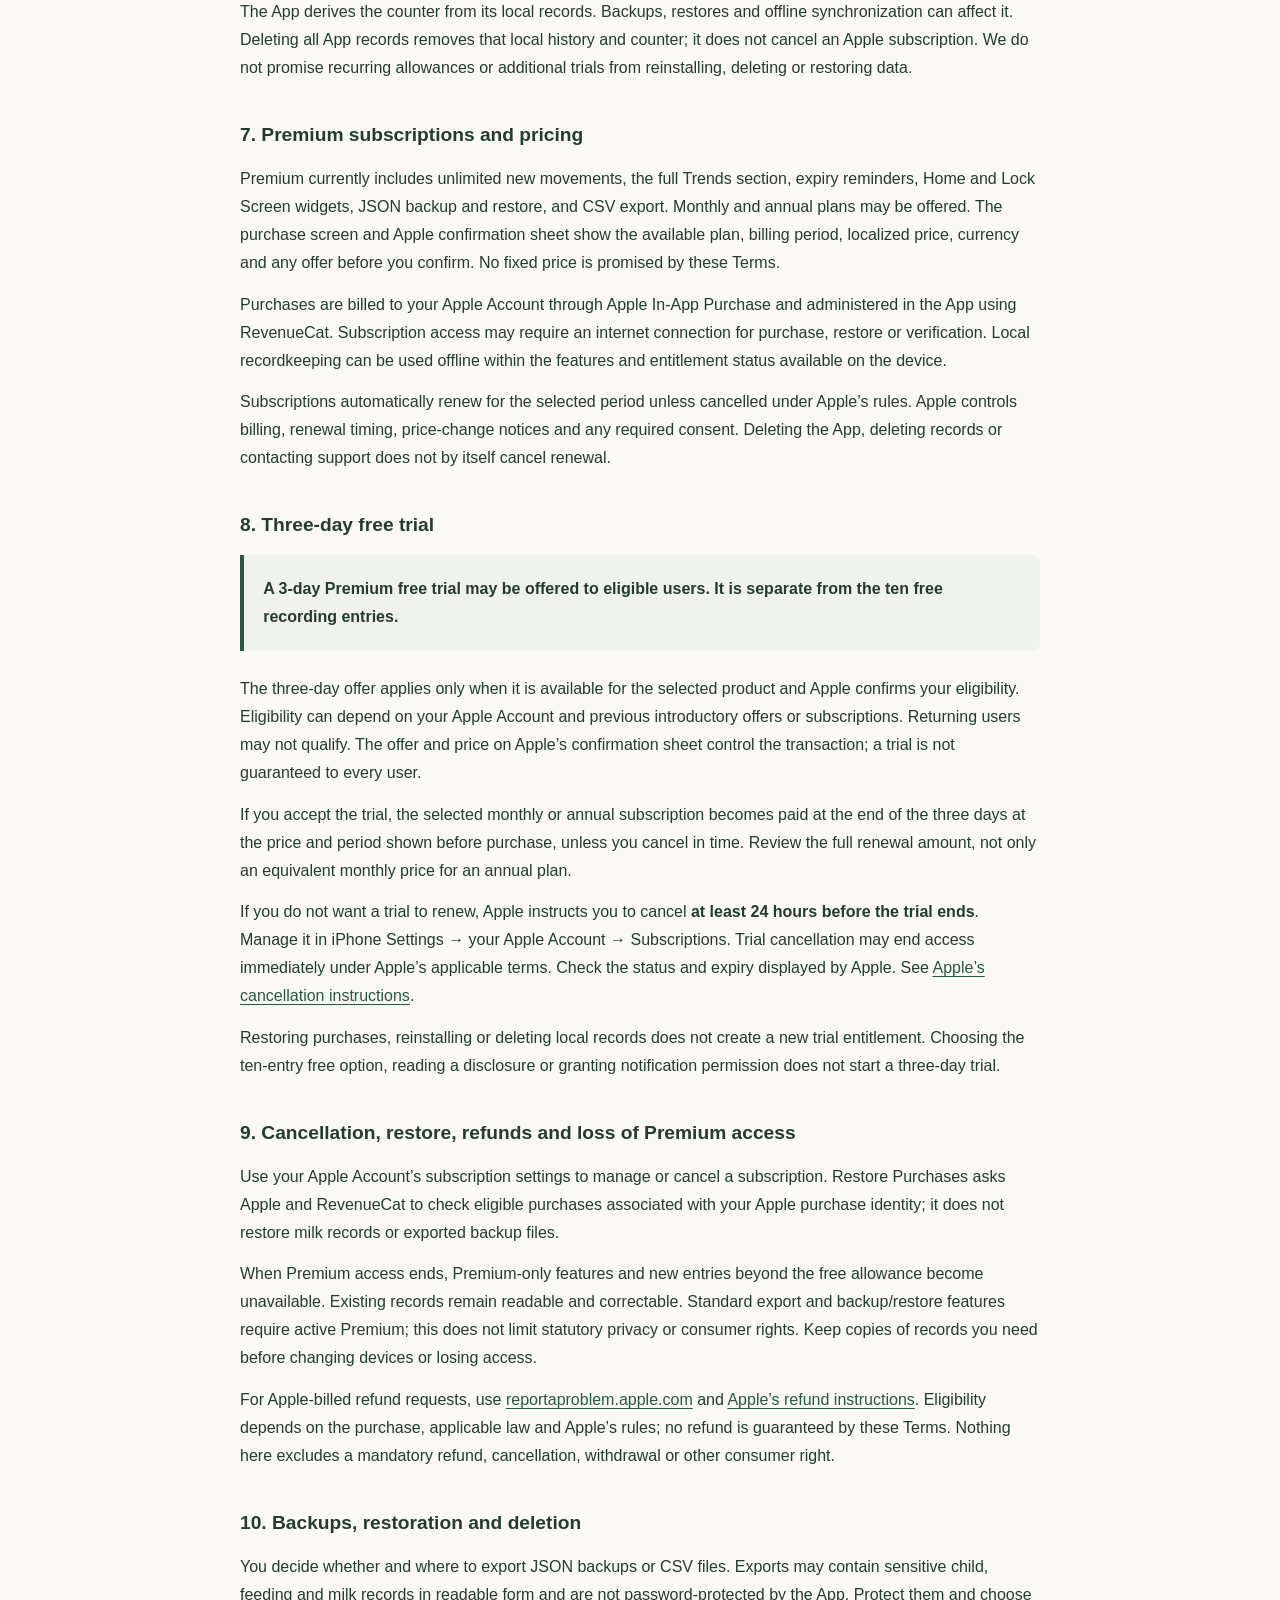
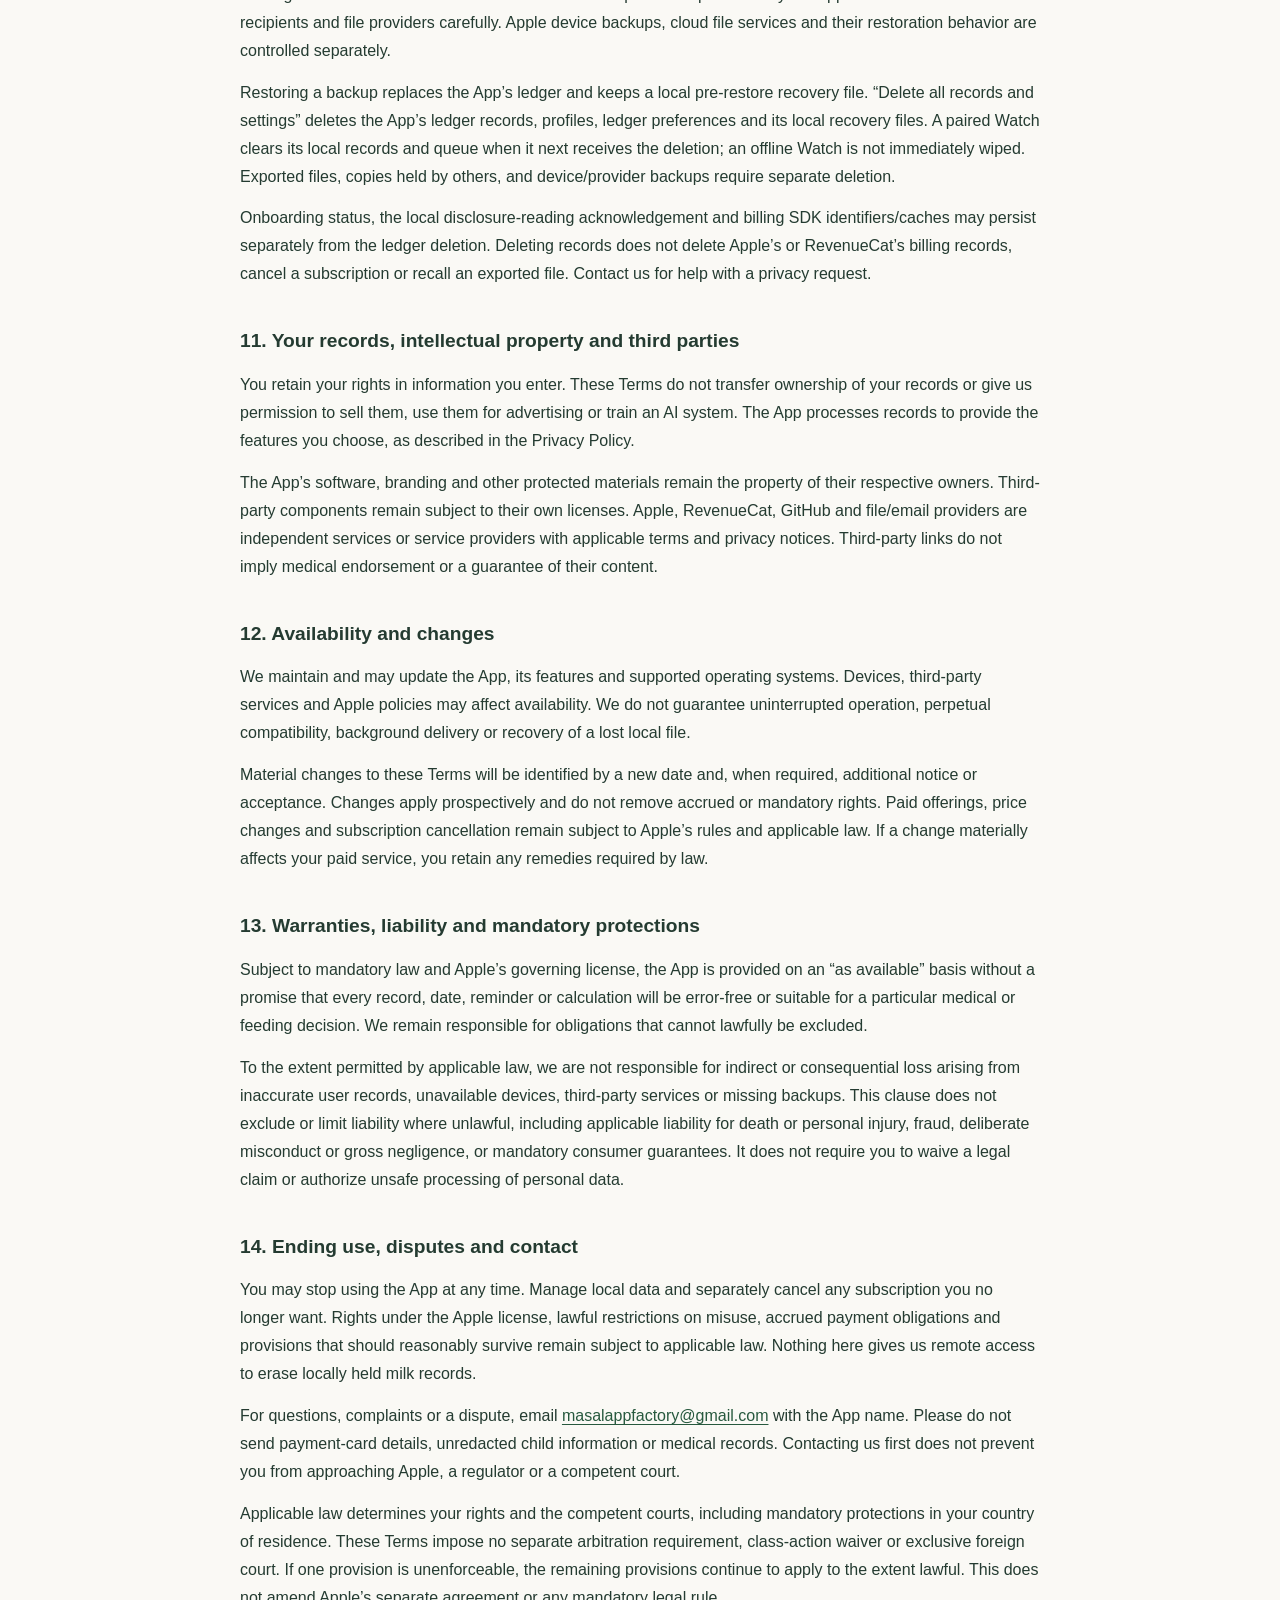
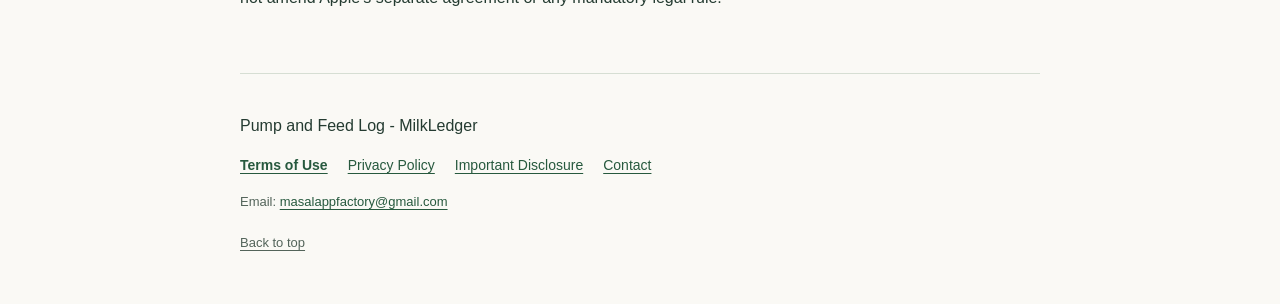
<file: terms-of-use.html>
<!doctype html>
<html lang="en"><head><meta charset="utf-8"><meta name="viewport" content="width=device-width, initial-scale=1">
<meta name="referrer" content="no-referrer"><meta http-equiv="Content-Security-Policy" content="default-src 'none'; style-src 'self'; base-uri 'none'; form-action 'none'">
<title>Terms of Use | Pump and Feed Log - MilkLedger</title><meta name="description" content="App use, the ten-entry free allowance, Premium subscriptions, the eligible three-day trial and your rights.">
<link rel="canonical" href="https://masalappfactory.github.io/milkledger-legal/terms-of-use.html"><link rel="stylesheet" href="styles.css"></head>
<body><a class="skip" href="#content">Skip to content</a><header><a class="brand" href="index.html">Pump and Feed Log - MilkLedger</a><nav aria-label="Legal documents"><a href="terms-of-use.html" aria-current="page">Terms of Use</a><a href="privacy-policy.html">Privacy Policy</a><a href="disclosure.html">Important Disclosure</a></nav></header>
<main id="content"><div class="intro"><p class="eyebrow">Legal &amp; important information</p><h1>Terms of Use</h1><p class="lede">App use, the ten-entry free allowance, Premium subscriptions, the eligible three-day trial and your rights.</p><p class="date">Effective and last updated: <time datetime="2026-10-31">October 31, 2026</time> · Version 1.0</p></div><nav class="toc" aria-label="On this page"><p>On this page</p><ol><li><a href="#agreement">About these Terms</a></li><li><a href="#eligibility">Intended users and permitted use</a></li><li><a href="#features">What the App does</a></li><li><a href="#safety">Important health, storage and feeding disclosure</a></li><li><a href="#records">Record accuracy, Watch, widgets and reminders</a></li><li><a href="#free">Free use and the ten-entry allowance</a></li><li><a href="#premium">Premium subscriptions and pricing</a></li><li><a href="#trial">Three-day free trial</a></li><li><a href="#restore">Cancellation, restore, refunds and loss of Premium access</a></li><li><a href="#backup">Backups, restoration and deletion</a></li><li><a href="#ownership">Your records, intellectual property and third parties</a></li><li><a href="#availability">Availability and changes</a></li><li><a href="#liability">Warranties, liability and mandatory protections</a></li><li><a href="#disputes">Ending use, disputes and contact</a></li></ol></nav><section aria-labelledby="agreement"><h2 id="agreement">1. About these Terms</h2>
<p>These Terms of Use apply to Pump and Feed Log - MilkLedger (the “App”), including its iPhone app, companion Apple Watch app, widgets and associated legal pages. “We,” “us” and “our” refer to the developer identified as the App’s seller in its Apple App Store listing. You can contact the developer at <a href="mailto:masalappfactory@gmail.com">masalappfactory@gmail.com</a>.</p>
<p>These are app-specific service terms. Your license to the App is governed by Apple’s <a href="https://www.apple.com/legal/internet-services/itunes/dev/stdeula/">Standard Licensed Application End User License Agreement</a> and applicable Apple usage rules. These Terms supplement that license; they do not replace it or reduce rights that cannot be excluded under applicable law. Apple is not the provider of the App’s recordkeeping service.</p>
<p>Please read these Terms, the <a href="privacy-policy.html">Privacy Policy</a> and the <a href="disclosure.html">Important Information &amp; Safety Disclosure</a> before use. By using the App after having an opportunity to review these Terms, you agree to them to the extent permitted by applicable law. Apple separately asks you to confirm any purchase. A disclosure-reading acknowledgement is not a purchase authorization or a waiver of your legal rights.</p>
</section><section aria-labelledby="eligibility"><h2 id="eligibility">2. Intended users and permitted use</h2>
<p>The App is intended for adult parents and other authorized caregivers, not for children to use independently. You must be legally able to enter into these Terms. Enter information about a child only if you are the parent, legal guardian or otherwise authorized to do so. Optional names may be nicknames, and birth dates may be omitted.</p>
<p>You may use the App for lawful personal recordkeeping on compatible Apple devices under Apple’s license and usage rules. Do not interfere with the App’s security, forge purchase entitlements, misuse another person’s information or use the App unlawfully. Nothing here restricts activities protected by applicable law or the licenses of included open-source components.</p>
</section><section aria-labelledby="features"><h2 id="features">3. What the App does</h2>
<p>The App records pumping, transfers between containers, feeds, discards and corrections; supports separate child profiles and a shared stash; and displays storage targets, a calendar and, with Premium, trends and other features. Every new pumping entry creates a separate container. Historical and imported records may have different structures or incomplete handling information.</p>
<p>The App does not require a MilkLedger account. Milk and child records are stored locally and may be copied to your paired Apple Watch. There is no developer-operated cloud backup, caregiver collaboration service or guaranteed recovery service for these records. Subscription verification uses Apple and RevenueCat as explained in the Privacy Policy.</p>
</section><section aria-labelledby="safety"><h2 id="safety">4. Important health, storage and feeding disclosure</h2>
<div class="notice"><p><strong>The App is a recordkeeping tool. It does not determine whether milk is safe to feed, measure its temperature or quality, diagnose or treat a condition, or assess a baby’s nutritional needs.</strong></p></div>
<p>Best by dates, “Don’t use,” On hand totals, reminders and trends depend on the amounts, dates, containers and handling information entered. Missing, backdated, corrected, duplicated or inaccurate records can change the results. The absence of a warning is not confirmation of safety.</p>
<p>The App uses simplified storage targets: Bottle two hours; fresh Fridge milk four days from pumping; Freezer six months from first freezing; Freezer to Fridge twenty-four hours from transfer; and Fridge or Freezer to Bottle two hours, subject to an earlier applicable limit. These are product rules, not measurements or universal medical expiry dates. CDC guidance counts refrigerated thawed milk’s twenty-four hours from <em>complete thawing</em>, whereas this App starts its simplified timer at transfer. Read the <a href="disclosure.html">full disclosure</a> and <a href="https://www.cdc.gov/breastfeeding/breast-milk-preparation-and-storage/handling-breastmilk.html">CDC guidance</a> for the distinction and conditions.</p>
<p>The App cannot verify whether milk was promptly chilled, kept continuously cold, previously warmed, contaminated or left after a feed. Answering a handling question does not establish safety. The App may restrict recorded movements, but it cannot prevent physical handling or feeding. Follow current handling guidance and your care team’s instructions, especially for premature or unwell babies. Do not delay medical advice because of an App display. Use local emergency services in an emergency.</p>
<p>On hand excludes milk past a known App Best by date, but this does not physically discard milk or automatically record waste. Historical balances may still include amounts awaiting a discard record. Unknown dates and estimated stock coverage must not be interpreted as feeding recommendations.</p>
</section><section aria-labelledby="records"><h2 id="records">5. Record accuracy, Watch, widgets and reminders</h2>
<p>You control the records. Review entries, units, the selected child, dates and remaining amounts. Corrections and removed movements may remain in audit history. Mixing records follows the earliest applicable source limit; the App cannot identify the exact physical milk remaining after partial use.</p>
<p>Watch entries may be stored offline and remain pending until the iPhone accepts them. Stale snapshots, connection failures, conflicts, changed records or the free-entry limit may cause rejection or delay. Review entries marked as needing attention. The Watch and widgets can show information that has not yet refreshed.</p>
<p>Expiry reminders are optional, require Premium and notification permission, and depend on device settings, power, connectivity, Focus, system scheduling and the App’s recorded dates. Alerts may be silent, delayed or absent. Do not rely on an alert as your only way to track milk storage. Premium expiry, revoked permission or a disabled device can stop reminders.</p>
</section><section aria-labelledby="free"><h2 id="free">6. Free use and the ten-entry allowance</h2>
<p>The current free allowance is <strong>10 total saved movements</strong>, shared across child profiles, the shared stash, iPhone and paired Watch. Each pump, transfer, feed or discard uses one entry. Legacy opening-stock movements also count. Corrections do not consume an additional entry; removed movements remain counted while their audit records are retained. Pending Watch entries can reserve remaining allowance. This is not a monthly allowance.</p>
<p>After the allowance is used, new movements require Premium. Existing history remains readable and correctable, including if a previously saved ledger has more than ten movements. Basic calendar access, profiles, display settings and storage guidance remain available. A free continuation button does not purchase a subscription or begin a Premium trial.</p>
<p>The App derives the counter from its local records. Backups, restores and offline synchronization can affect it. Deleting all App records removes that local history and counter; it does not cancel an Apple subscription. We do not promise recurring allowances or additional trials from reinstalling, deleting or restoring data.</p>
</section><section aria-labelledby="premium"><h2 id="premium">7. Premium subscriptions and pricing</h2>
<p>Premium currently includes unlimited new movements, the full Trends section, expiry reminders, Home and Lock Screen widgets, JSON backup and restore, and CSV export. Monthly and annual plans may be offered. The purchase screen and Apple confirmation sheet show the available plan, billing period, localized price, currency and any offer before you confirm. No fixed price is promised by these Terms.</p>
<p>Purchases are billed to your Apple Account through Apple In-App Purchase and administered in the App using RevenueCat. Subscription access may require an internet connection for purchase, restore or verification. Local recordkeeping can be used offline within the features and entitlement status available on the device.</p>
<p>Subscriptions automatically renew for the selected period unless cancelled under Apple’s rules. Apple controls billing, renewal timing, price-change notices and any required consent. Deleting the App, deleting records or contacting support does not by itself cancel renewal.</p>
</section><section aria-labelledby="trial"><h2 id="trial">8. Three-day free trial</h2>
<div class="notice"><p><strong>A 3-day Premium free trial may be offered to eligible users. It is separate from the ten free recording entries.</strong></p></div>
<p>The three-day offer applies only when it is available for the selected product and Apple confirms your eligibility. Eligibility can depend on your Apple Account and previous introductory offers or subscriptions. Returning users may not qualify. The offer and price on Apple’s confirmation sheet control the transaction; a trial is not guaranteed to every user.</p>
<p>If you accept the trial, the selected monthly or annual subscription becomes paid at the end of the three days at the price and period shown before purchase, unless you cancel in time. Review the full renewal amount, not only an equivalent monthly price for an annual plan.</p>
<p>If you do not want a trial to renew, Apple instructs you to cancel <strong>at least 24 hours before the trial ends</strong>. Manage it in iPhone Settings → your Apple Account → Subscriptions. Trial cancellation may end access immediately under Apple’s applicable terms. Check the status and expiry displayed by Apple. See <a href="https://support.apple.com/en-us/118428">Apple’s cancellation instructions</a>.</p>
<p>Restoring purchases, reinstalling or deleting local records does not create a new trial entitlement. Choosing the ten-entry free option, reading a disclosure or granting notification permission does not start a three-day trial.</p>
</section><section aria-labelledby="restore"><h2 id="restore">9. Cancellation, restore, refunds and loss of Premium access</h2>
<p>Use your Apple Account’s subscription settings to manage or cancel a subscription. Restore Purchases asks Apple and RevenueCat to check eligible purchases associated with your Apple purchase identity; it does not restore milk records or exported backup files.</p>
<p>When Premium access ends, Premium-only features and new entries beyond the free allowance become unavailable. Existing records remain readable and correctable. Standard export and backup/restore features require active Premium; this does not limit statutory privacy or consumer rights. Keep copies of records you need before changing devices or losing access.</p>
<p>For Apple-billed refund requests, use <a href="https://reportaproblem.apple.com/">reportaproblem.apple.com</a> and <a href="https://support.apple.com/en-us/118223">Apple’s refund instructions</a>. Eligibility depends on the purchase, applicable law and Apple’s rules; no refund is guaranteed by these Terms. Nothing here excludes a mandatory refund, cancellation, withdrawal or other consumer right.</p>
</section><section aria-labelledby="backup"><h2 id="backup">10. Backups, restoration and deletion</h2>
<p>You decide whether and where to export JSON backups or CSV files. Exports may contain sensitive child, feeding and milk records in readable form and are not password-protected by the App. Protect them and choose recipients and file providers carefully. Apple device backups, cloud file services and their restoration behavior are controlled separately.</p>
<p>Restoring a backup replaces the App’s ledger and keeps a local pre-restore recovery file. “Delete all records and settings” deletes the App’s ledger records, profiles, ledger preferences and its local recovery files. A paired Watch clears its local records and queue when it next receives the deletion; an offline Watch is not immediately wiped. Exported files, copies held by others, and device/provider backups require separate deletion.</p>
<p>Onboarding status, the local disclosure-reading acknowledgement and billing SDK identifiers/caches may persist separately from the ledger deletion. Deleting records does not delete Apple’s or RevenueCat’s billing records, cancel a subscription or recall an exported file. Contact us for help with a privacy request.</p>
</section><section aria-labelledby="ownership"><h2 id="ownership">11. Your records, intellectual property and third parties</h2>
<p>You retain your rights in information you enter. These Terms do not transfer ownership of your records or give us permission to sell them, use them for advertising or train an AI system. The App processes records to provide the features you choose, as described in the Privacy Policy.</p>
<p>The App’s software, branding and other protected materials remain the property of their respective owners. Third-party components remain subject to their own licenses. Apple, RevenueCat, GitHub and file/email providers are independent services or service providers with applicable terms and privacy notices. Third-party links do not imply medical endorsement or a guarantee of their content.</p>
</section><section aria-labelledby="availability"><h2 id="availability">12. Availability and changes</h2>
<p>We maintain and may update the App, its features and supported operating systems. Devices, third-party services and Apple policies may affect availability. We do not guarantee uninterrupted operation, perpetual compatibility, background delivery or recovery of a lost local file.</p>
<p>Material changes to these Terms will be identified by a new date and, when required, additional notice or acceptance. Changes apply prospectively and do not remove accrued or mandatory rights. Paid offerings, price changes and subscription cancellation remain subject to Apple’s rules and applicable law. If a change materially affects your paid service, you retain any remedies required by law.</p>
</section><section aria-labelledby="liability"><h2 id="liability">13. Warranties, liability and mandatory protections</h2>
<p>Subject to mandatory law and Apple’s governing license, the App is provided on an “as available” basis without a promise that every record, date, reminder or calculation will be error-free or suitable for a particular medical or feeding decision. We remain responsible for obligations that cannot lawfully be excluded.</p>
<p>To the extent permitted by applicable law, we are not responsible for indirect or consequential loss arising from inaccurate user records, unavailable devices, third-party services or missing backups. This clause does not exclude or limit liability where unlawful, including applicable liability for death or personal injury, fraud, deliberate misconduct or gross negligence, or mandatory consumer guarantees. It does not require you to waive a legal claim or authorize unsafe processing of personal data.</p>
</section><section aria-labelledby="disputes"><h2 id="disputes">14. Ending use, disputes and contact</h2>
<p>You may stop using the App at any time. Manage local data and separately cancel any subscription you no longer want. Rights under the Apple license, lawful restrictions on misuse, accrued payment obligations and provisions that should reasonably survive remain subject to applicable law. Nothing here gives us remote access to erase locally held milk records.</p>
<p>For questions, complaints or a dispute, email <a href="mailto:masalappfactory@gmail.com">masalappfactory@gmail.com</a> with the App name. Please do not send payment-card details, unredacted child information or medical records. Contacting us first does not prevent you from approaching Apple, a regulator or a competent court.</p>
<p>Applicable law determines your rights and the competent courts, including mandatory protections in your country of residence. These Terms impose no separate arbitration requirement, class-action waiver or exclusive foreign court. If one provision is unenforceable, the remaining provisions continue to apply to the extent lawful. This does not amend Apple’s separate agreement or any mandatory legal rule.</p>
</section></main>
<footer><p>Pump and Feed Log - MilkLedger</p><nav aria-label="Footer"><a href="terms-of-use.html" aria-current="page">Terms of Use</a><a href="privacy-policy.html">Privacy Policy</a><a href="disclosure.html">Important Disclosure</a><a href="mailto:masalappfactory@gmail.com">Contact</a></nav><p class="small">Email: <a href="mailto:masalappfactory@gmail.com">masalappfactory@gmail.com</a></p><a class="small" href="#content">Back to top</a></footer></body></html>
</file>
<file: styles.css>
:root { color-scheme: light dark; --paper:#faf9f5; --panel:#f0f3ed; --ink:#243b31; --muted:#53645a; --line:#d6ded3; --link:#27593e; }
* { box-sizing:border-box; }
html { scroll-padding-top:1.5rem; }
body { margin:0; background:var(--paper); color:var(--ink); font:1rem/1.75 -apple-system,BlinkMacSystemFont,"Segoe UI",sans-serif; overflow-wrap:anywhere; }
a { color:var(--link); text-underline-offset:.2em; }
a:hover { text-decoration-thickness:2px; }
a:focus-visible, .table-wrap:focus-visible { outline:3px solid var(--link); outline-offset:5px; border-radius:3px; }
header,main,footer { width:min(100% - 3rem,50rem); margin-inline:auto; }
header { padding:2rem 0 1.5rem; border-bottom:1px solid var(--line); }
.brand { display:inline-block; color:var(--ink); font-weight:650; text-decoration:none; line-height:1.4; }
nav { display:flex; flex-wrap:wrap; gap:.5rem 1.25rem; margin-top:.8rem; font-size:.875rem; }
nav a[aria-current="page"] { font-weight:700; }
main { padding:3rem 0; }
.intro { margin-bottom:2rem; }
.eyebrow { color:var(--muted); font-size:.75rem; font-weight:650; letter-spacing:.1em; text-transform:uppercase; }
h1 { font:500 clamp(2rem,5vw,3rem)/1.15 Georgia,"Times New Roman",serif; margin:.75rem 0 1.25rem; letter-spacing:-.025em; }
.lede { color:var(--muted); font-size:1.125rem; line-height:1.6; max-width:43rem; }
.date,.small { color:var(--muted); font-size:.8125rem; }
.toc { display:block; background:var(--panel); border:1px solid var(--line); padding:1rem 1.5rem; border-radius:12px; margin:2rem 0 3rem; }
.toc p { font-weight:650; margin:0 0 .5rem; }
.toc ol { columns:2; column-gap:2rem; margin:0; padding-left:1.25rem; }
.toc li { break-inside:avoid; padding:.15rem 0; }
section { margin-top:2.5rem; }
h2 { font-size:1.2rem; line-height:1.4; margin:0 0 1rem; }
p { margin:.85rem 0; }
li { padding:.25rem 0; }
.notice { background:var(--panel); border-left:4px solid var(--link); padding:.4rem 1.2rem; border-radius:0 8px 8px 0; margin:1rem 0 1.5rem; }
.table-wrap { width:100%; overflow-x:auto; border:1px solid var(--line); border-radius:8px; margin:1.25rem 0; }
table { width:100%; border-collapse:collapse; font-size:.925rem; text-align:left; }
th,td { vertical-align:top; padding:.9rem 1rem; min-width:12rem; }
th { background:var(--panel); font-weight:650; }
tr+tr td,tbody tr:first-child td { border-top:1px solid var(--line); }
.document-links { display:grid; gap:1rem; }
.document-links a { display:block; background:var(--panel); border:1px solid var(--line); border-radius:10px; padding:1.25rem; text-decoration:none; }
.document-links span { display:block; margin-top:.3rem; color:var(--muted); font-size:.925rem; }
footer { border-top:1px solid var(--line); padding:1.5rem 0 3rem; }
.skip { position:absolute; top:-5rem; left:1rem; padding:.6rem 1rem; background:var(--paper); z-index:5; }
.skip:focus { top:1rem; }
@media(max-width:600px) { header,main,footer { width:calc(100% - 2rem); } main { padding:2rem 0; } .toc ol { columns:1; } nav { gap:.5rem 1rem; } }
@media(prefers-color-scheme:dark) { :root { --paper:#131c17; --panel:#1c2a21; --ink:#e6ece5; --muted:#b3c2b4; --line:#3c4d40; --link:#b4d2b8; } }
@media print { :root { --paper:white; --panel:#f2f2f2; --ink:black; --muted:#333; --line:#aaa; --link:black; } header,main,footer { width:100%; } header nav,.toc,footer nav,.skip { display:none; } main { padding:1rem 0; } h2 { break-after:avoid; } a { text-decoration:underline; } .table-wrap { overflow:visible; } th,td { min-width:0; } }
</file>
